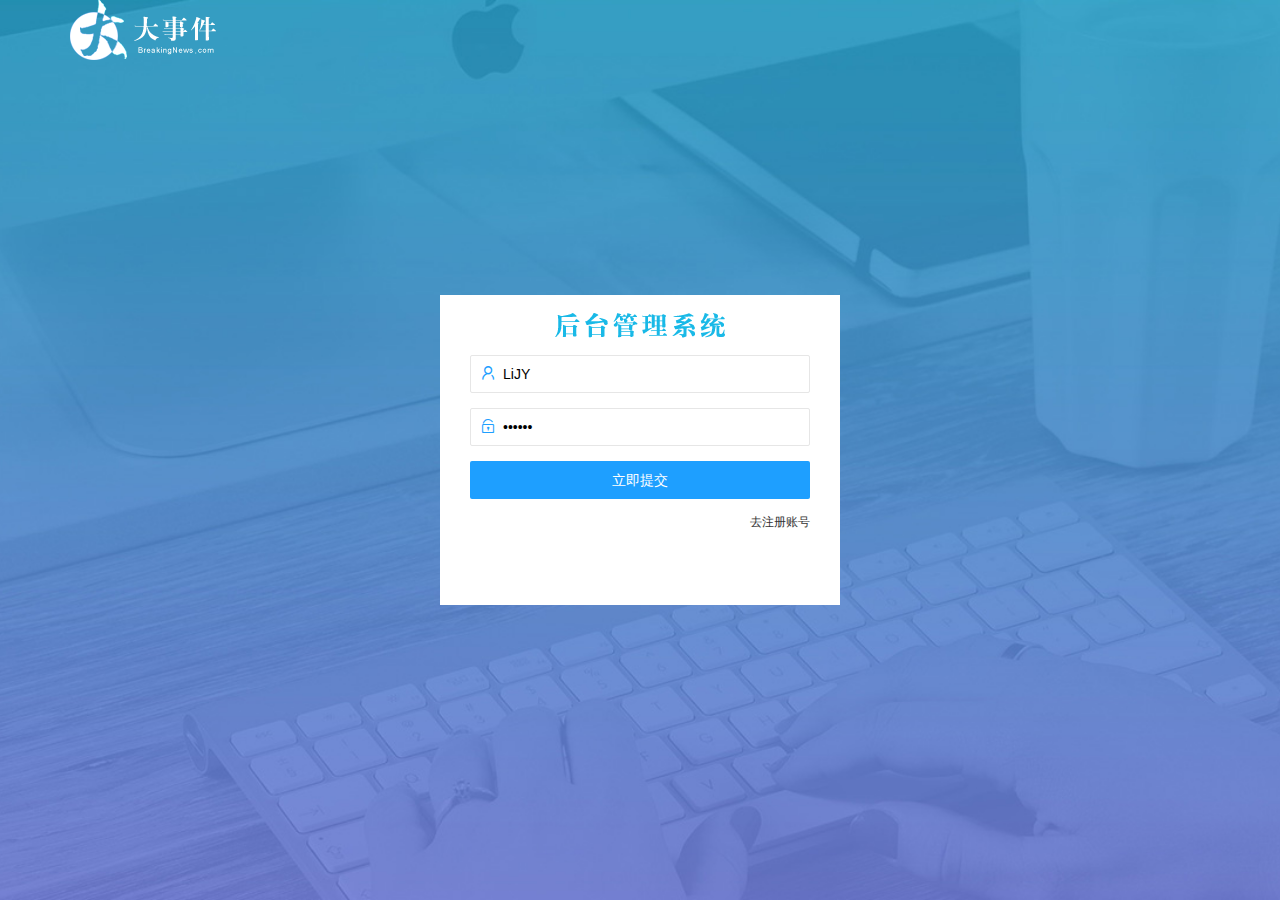
<file: login.html>
<!DOCTYPE html>
<html lang="en">

<head>
    <meta charset="UTF-8">
    <meta name="viewport" content="width=device-width, initial-scale=1.0">
    <title>大事件-登录/注册</title>
    <!-- 先引入layui样式，再引自己的样式 -->
    <link rel="stylesheet" href="/assets/lib/layui/css/layui.css">
    <!-- live server启动以后，以code目录为根路径 -->
    <link rel="stylesheet" href="/assets/css/login.css">
</head>

<body>
    <div class="layui-main">
        <img src="/assets/images/logo.png" alt="">
    </div>
    <!-- 登陆注册区域 -->
    <div class="loginAndRegBox">
        <!-- 标题 -->
        <div class="title-box"></div>
        <!-- 登陆区域 -->
        <div class="login-box">

            <form class="layui-form" id="form_login">
                <!-- 用户名 -->
                <div class="layui-form-item">
                    <i class="layui-icon layui-icon-username" style="color: #1E9FFF;"></i>
                    <input value="LiJY" type="text" name="username" required lay-verify="required" placeholder="请输入用户名"
                        autocomplete="off" class="layui-input">
                </div>
                <!-- 密码 -->
                <div class="layui-form-item">
                    <i class="layui-icon layui-icon-password" style="color: #1E9FFF;"></i>
                    <input value="123456" type="password" name="password" required lay-verify="required|pwd" placeholder="请输入密码"
                        autocomplete="off" class="layui-input">
                </div>
                <!-- 按钮 -->
                <div class="layui-form-item">
                    <button class="layui-btn layui-btn-fluid layui-btn-normal" lay-submit
                        >立即提交</button>
                </div>
                <div class="layui-form-item links">
                    <a href="javascript:;" id='link_reg'>
                        去注册账号
                    </a>
                </div>
            </form>
        </div>

        <!-- 注册区域 -->
        <div class="reg-box" style="display: none;">
            <form class="layui-form" id = "form_reg">
                <!-- 用户名 -->
                <div class="layui-form-item">
                    <i class="layui-icon layui-icon-username" style="color: #1E9FFF;"></i>
                    <input type="text" name="username" required lay-verify="required" placeholder="请输入用户名"
                        autocomplete="off" class="layui-input">
                </div>
                <!-- 密码 -->
                <div class="layui-form-item">
                    <i class="layui-icon layui-icon-password" style="color: #1E9FFF;"></i>
                    <input  type="password" name="password" required lay-verify="required|pwd" placeholder="请输入密码"
                        autocomplete="off" class="layui-input">
                </div>
                <!-- 确认密码 -->
                <div class="layui-form-item">
                    <i class="layui-icon layui-icon-password" style="color: #1E9FFF;"></i>
                    <input type="password" name="repassword" required lay-verify="required|pwd|repwd" placeholder="请再输入密码"
                        autocomplete="off" class="layui-input">
                </div>
                <!-- 按钮 -->
                <div class="layui-form-item">
                    <button class="layui-btn layui-btn-fluid layui-btn-normal" lay-submit
                        >立即提交</button>
                </div>
                <div class="layui-form-item links">
                    <a href="javascript:;" id='link_login'>
                        去登录账号
                    </a>
                </div>
            </form>
            
        </div>
    <!-- 引入layui.all.js文件 因为这个文件没有使用window。onload所以全部写到底端-->
    <script src="/assets/lib/layui/layui.all.js"></script>
    <!-- 引入jQuery -->
    <script src="/assets/lib/jquery.js"></script>
    <script src="/assets/js/baseAPI.js"></script>
    <!-- 引入login.js -->
    <script src="/assets/js/login.js"></script>
    </div>
</body>

</html>
</file>
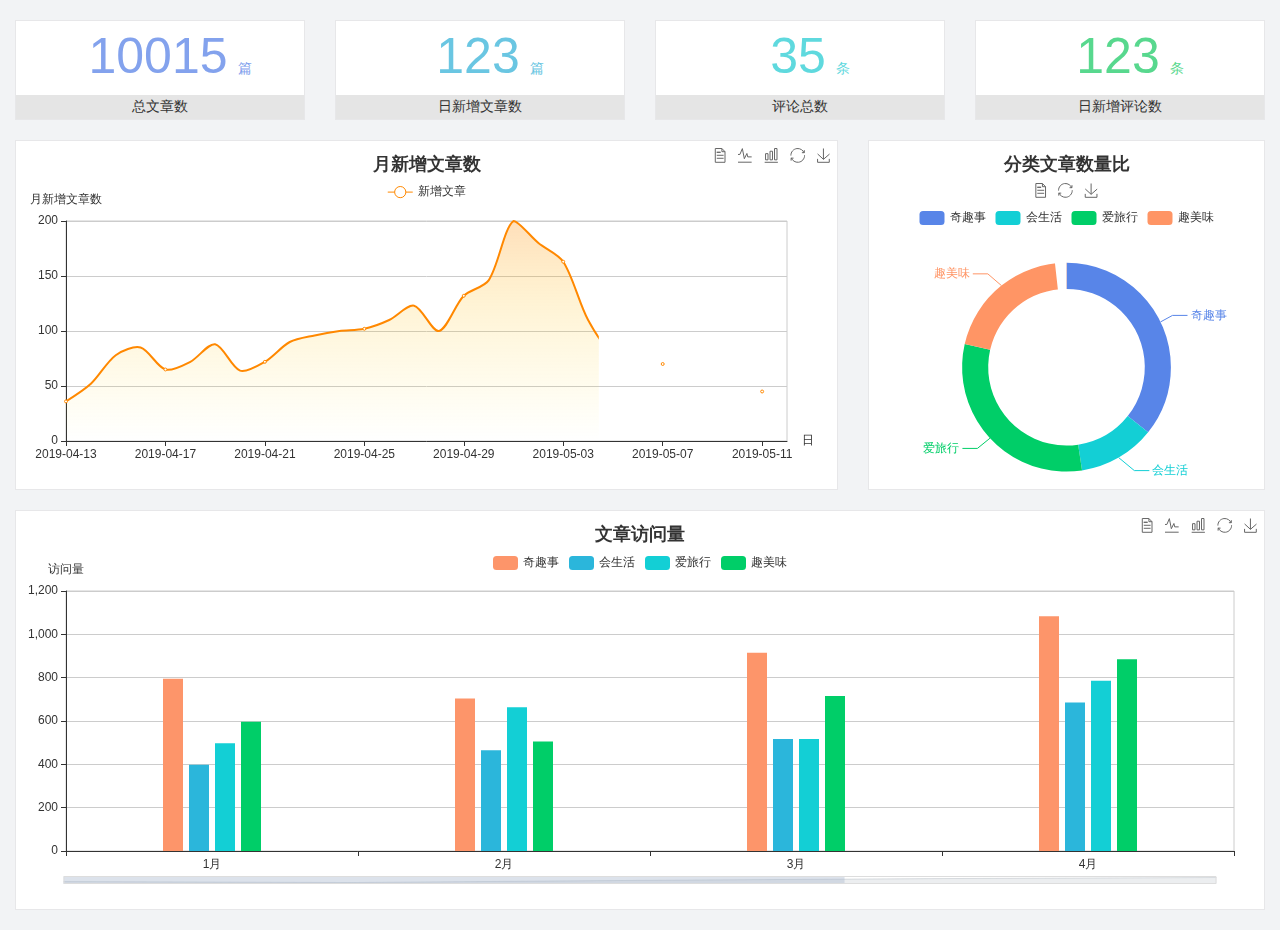
<file: home/dashboard.html>
<!DOCTYPE html>
<html lang="en">

<head>
  <meta charset="UTF-8">
  <meta name="viewport" content="width=device-width, initial-scale=1.0">
  <meta http-equiv="X-UA-Compatible" content="ie=edge">
  <title>图表统计</title>
  <link rel="stylesheet" href="../assets/lib/bootstrap.css" />
  <link rel="stylesheet" href="../assets/lib/main.css" />
  <script src="../assets/lib/jquery.js"></script>
  <script type="text/javascript" src="../assets/lib/echarts.min.js"></script>
</head>

<body>
  <div class="container-fluid">
    <div class="row spannel_list">
      <div class="col-sm-3 col-xs-6">
        <div class="spannel">
          <em>10015</em><span>篇</span>
          <b>总文章数</b>
        </div>
      </div>
      <div class="col-sm-3 col-xs-6">
        <div class="spannel scolor01">
          <em>123</em><span>篇</span>
          <b>日新增文章数</b>
        </div>
      </div>
      <div class="col-sm-3 col-xs-6">
        <div class="spannel scolor02">
          <em>35</em><span>条</span>
          <b>评论总数</b>
        </div>
      </div>
      <div class="col-sm-3 col-xs-6">
        <div class="spannel scolor03">
          <em>123</em><span>条</span>
          <b>日新增评论数</b>
        </div>
      </div>
    </div>
  </div>

  <div class="container-fluid">
    <div class="row curve-pie">
      <div class="col-lg-8 col-md-8">
        <div class="gragh_pannel" id="curve_show"></div>
      </div>
      <div class="col-lg-4 col-md-4">
        <div class="gragh_pannel" id="pie_show"></div>
      </div>
    </div>
  </div>

  <div class="container-fluid">
    <div class="column_pannel" id="column_show"></div>
  </div>

  <script>
    var oChart = echarts.init(document.getElementById('curve_show'));
    var aList_all = [
      { 'count': 36, 'date': '2019-04-13' },
      { 'count': 52, 'date': '2019-04-14' },
      { 'count': 78, 'date': '2019-04-15' },
      { 'count': 85, 'date': '2019-04-16' },
      { 'count': 65, 'date': '2019-04-17' },
      { 'count': 72, 'date': '2019-04-18' },
      { 'count': 88, 'date': '2019-04-19' },
      { 'count': 64, 'date': '2019-04-20' },
      { 'count': 72, 'date': '2019-04-21' },
      { 'count': 90, 'date': '2019-04-22' },
      { 'count': 96, 'date': '2019-04-23' },
      { 'count': 100, 'date': '2019-04-24' },
      { 'count': 102, 'date': '2019-04-25' },
      { 'count': 110, 'date': '2019-04-26' },
      { 'count': 123, 'date': '2019-04-27' },
      { 'count': 100, 'date': '2019-04-28' },
      { 'count': 132, 'date': '2019-04-29' },
      { 'count': 146, 'date': '2019-04-30' },
      { 'count': 200, 'date': '2019-05-01' },
      { 'count': 180, 'date': '2019-05-02' },
      { 'count': 163, 'date': '2019-05-03' },
      { 'count': 110, 'date': '2019-05-04' },
      { 'count': 80, 'date': '2019-05-05' },
      { 'count': 82, 'date': '2019-05-06' },
      { 'count': 70, 'date': '2019-05-07' },
      { 'count': 65, 'date': '2019-05-08' },
      { 'count': 54, 'date': '2019-05-09' },
      { 'count': 40, 'date': '2019-05-10' },
      { 'count': 45, 'date': '2019-05-11' },
      { 'count': 38, 'date': '2019-05-12' },
    ];

    let aCount = [];
    let aDate = [];

    for (var i = 0; i < aList_all.length; i++) {
      aCount.push(aList_all[i].count);
      aDate.push(aList_all[i].date);
    }

    var chartopt = {
      title: {
        text: '月新增文章数',
        left: 'center',
        top: '10'
      },
      tooltip: {
        trigger: 'axis'
      },
      legend: {
        data: ['新增文章'],
        top: '40'
      },
      toolbox: {
        show: true,
        feature: {
          mark: { show: true },
          dataView: { show: true, readOnly: false },
          magicType: { show: true, type: ['line', 'bar'] },
          restore: { show: true },
          saveAsImage: { show: true }
        }
      },
      calculable: true,
      xAxis: [
        {
          name: '日',
          type: 'category',
          boundaryGap: false,
          data: aDate
        }
      ],
      yAxis: [
        {
          name: '月新增文章数',
          type: 'value'
        }
      ],
      series: [
        {
          name: '新增文章',
          type: 'line',
          smooth: true,
          itemStyle: { normal: { areaStyle: { type: 'default' }, color: '#f80' }, lineStyle: { color: '#f80' } },
          data: aCount
        }],
      areaStyle: {
        normal: {
          color: new echarts.graphic.LinearGradient(0, 0, 0, 1, [{
            offset: 0,
            color: 'rgba(255,136,0,0.39)'
          }, {
            offset: .34,
            color: 'rgba(255,180,0,0.25)'
          }, {
            offset: 1,
            color: 'rgba(255,222,0,0.00)'
          }])

        }
      },
      grid: {
        show: true,
        x: 50,
        x2: 50,
        y: 80,
        height: 220
      }
    };

    oChart.setOption(chartopt);


    var oPie = echarts.init(document.getElementById('pie_show'));
    var oPieopt =
    {
      title: {
        top: 10,
        text: '分类文章数量比',
        x: 'center'
      },
      tooltip: {
        trigger: 'item',
        formatter: "{a} <br/>{b} : {c} ({d}%)"
      },
      color: ['#5885e8', '#13cfd5', '#00ce68', '#ff9565'],
      legend: {
        x: 'center',
        top: 65,
        data: ['奇趣事', '会生活', '爱旅行', '趣美味']
      },
      toolbox: {
        show: true,
        x: 'center',
        top: 35,
        feature: {
          mark: { show: true },
          dataView: { show: true, readOnly: false },
          magicType: {
            show: true,
            type: ['pie', 'funnel'],
            option: {
              funnel: {
                x: '25%',
                width: '50%',
                funnelAlign: 'left',
                max: 1548
              }
            }
          },
          restore: { show: true },
          saveAsImage: { show: true }
        }
      },
      calculable: true,
      series: [
        {
          name: '访问来源',
          type: 'pie',
          radius: ['45%', '60%'],
          center: ['50%', '65%'],
          data: [
            { value: 300, name: '奇趣事' },
            { value: 100, name: '会生活' },
            { value: 260, name: '爱旅行' },
            { value: 180, name: '趣美味' }
          ]
        }
      ]
    };
    oPie.setOption(oPieopt);



    var oColumn = this.echarts.init(document.getElementById('column_show'));
    var oColumnopt =
    {
      title: {
        text: '文章访问量',
        left: 'center',
        top: '10'
      },
      tooltip: {
        trigger: 'axis'
      },
      legend: {
        data: ['奇趣事', '会生活', '爱旅行', '趣美味'],
        top: '40'
      },
      toolbox: {
        show: true,
        feature: {
          mark: { show: true },
          dataView: { show: true, readOnly: false },
          magicType: { show: true, type: ['line', 'bar'] },
          restore: { show: true },
          saveAsImage: { show: true }
        }
      },
      calculable: true,
      xAxis: [
        {
          type: 'category',
          data: ['1月', '2月', '3月', '4月', '5月']
        }
      ],
      yAxis: [
        {
          name: '访问量',
          type: 'value'
        }
      ],
      series: [
        {
          name: '奇趣事',
          type: 'bar',
          barWidth: 20,
          itemStyle: {
            normal: { areaStyle: { type: 'default' }, color: '#fd956a' }
          },
          data: [800, 708, 920, 1090, 1200]
        },
        {
          name: '会生活',
          type: 'bar',
          barWidth: 20,
          itemStyle: {
            normal: { areaStyle: { type: 'default' }, color: '#2bb6db' }
          },
          data: [400, 468, 520, 690, 800]
        },
        {
          name: '爱旅行',
          type: 'bar',
          barWidth: 20,
          itemStyle: {
            normal: { areaStyle: { type: 'default' }, color: '#13cfd5' }
          },
          data: [500, 668, 520, 790, 900]
        },
        {
          name: '趣美味',
          type: 'bar',
          barWidth: 20,
          itemStyle: {
            normal: { areaStyle: { type: 'default' }, color: '#00ce68' }
          },
          data: [600, 508, 720, 890, 1000]
        }
      ],
      grid: {
        show: true,
        x: 50,
        x2: 30,
        y: 80,
        height: 260
      },
      dataZoom: [//给x轴设置滚动条
        {
          start: 0,//默认为0
          end: 100 - 1000 / 31,//默认为100
          type: 'slider',
          show: true,
          xAxisIndex: [0],
          handleSize: 0,//滑动条的 左右2个滑动条的大小
          height: 8,//组件高度
          left: 45, //左边的距离
          right: 50,//右边的距离
          bottom: 26,//右边的距离
          handleColor: '#ddd',//h滑动图标的颜色
          handleStyle: {
            borderColor: "#cacaca",
            borderWidth: "1",
            shadowBlur: 2,
            background: "#ddd",
            shadowColor: "#ddd",
          }
        }]
    };
    oColumn.setOption(oColumnopt);
  </script>
</body>

</html>
</file>
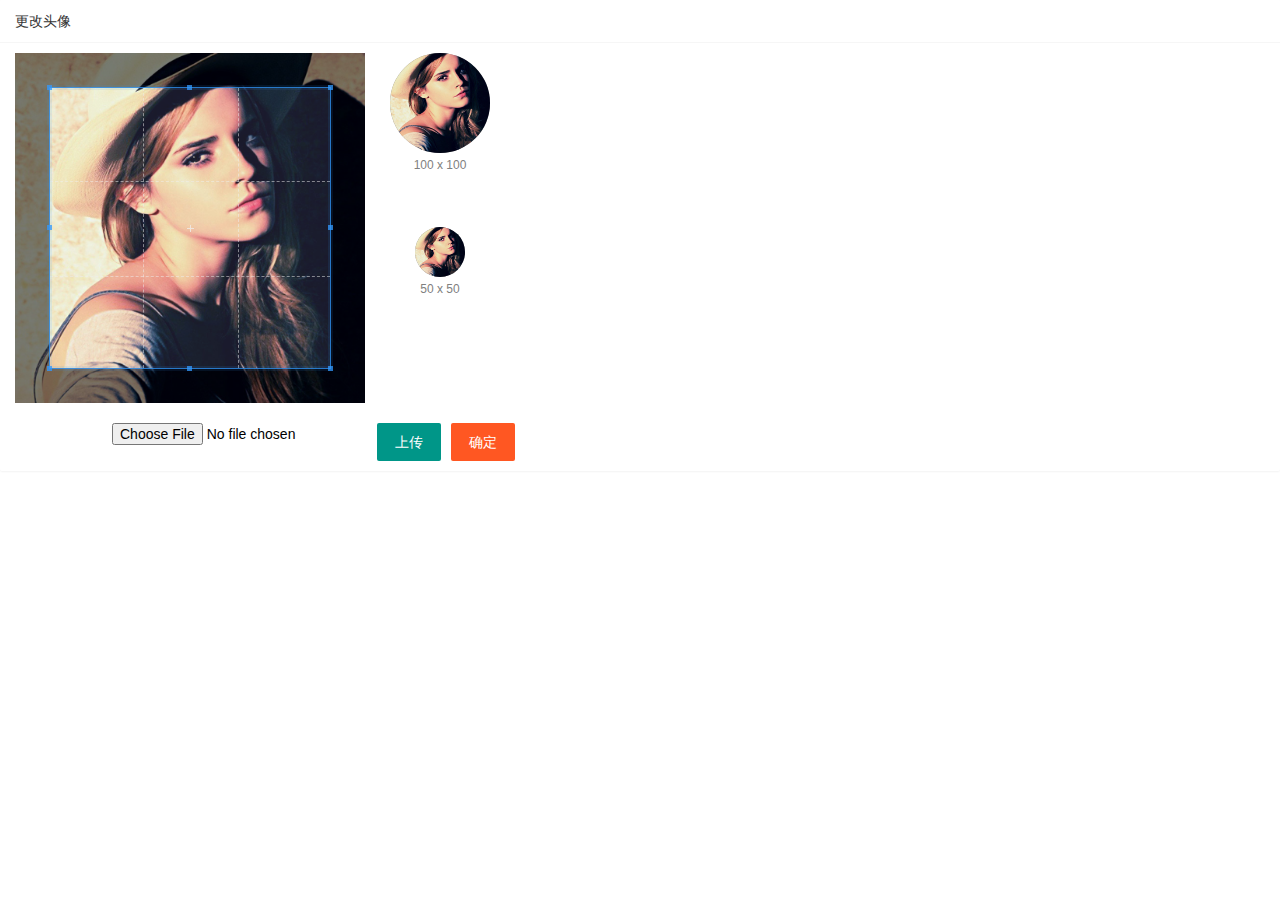
<file: user/user_avatar.html>
<!DOCTYPE html>
<html lang="en">
<head>
    <meta charset="UTF-8">
    <meta name="viewport" content="width=device-width, initial-scale=1.0">
    <title>Document</title>
    
    <link rel="stylesheet" href="/assets/lib/layui/css/layui.css">
    <link rel="stylesheet" href="/assets/lib/cropper/cropper.css" />
    <link rel="stylesheet" href="/assets/css/user/user_avatar.css">
</head>
<body>
    <div class="layui-card">
        <div class="layui-card-header">更改头像</div>
        <div class="layui-card-body">
 <!-- 第一行的图片裁剪和预览区域 -->
 <div class="row1">
    <!-- 图片裁剪区域 -->
    <div class="cropper-box">
      <!-- 这个 img 标签很重要，将来会把它初始化为裁剪区域 -->
      <img id="image" src="/assets/images/sample.jpg" />
    </div>
    <!-- 图片的预览区域 -->
    <div class="preview-box">
      <div>
        <!-- 宽高为 100px 的预览区域 -->
        <div class="img-preview w100"></div>
        <p class="size">100 x 100</p>
      </div>
      <div>
        <!-- 宽高为 50px 的预览区域 -->
        <div class="img-preview w50"></div>
        <p class="size">50 x 50</p>
      </div>
    </div>
  </div>

  <!-- 第二行的按钮区域 -->
  <div class="row2">
    <input type="file" id="file" accept="image/png,image/jpeg">
    <button type="button" class="layui-btn" id="btnChooseImage">上传</button>
    <button type="button" class="layui-btn layui-btn-danger" id="btnUpload">确定</button>
  </div>
        </div>
    </div>
    <script src="/assets/lib/layui/layui.all.js"></script>
    <script src="/assets/lib/jquery.js"></script>
    <script src="/assets/lib/jquery.js"></script>
    <script src="/assets/lib/cropper/Cropper.js"></script>
    <script src="/assets/lib/cropper/jquery-cropper.js"></script>
    <script src="/assets/js/baseAPI.js"></script>
    <script src="/assets/js/user/user_avatar.js"></script>
</body>
</html>
</file>
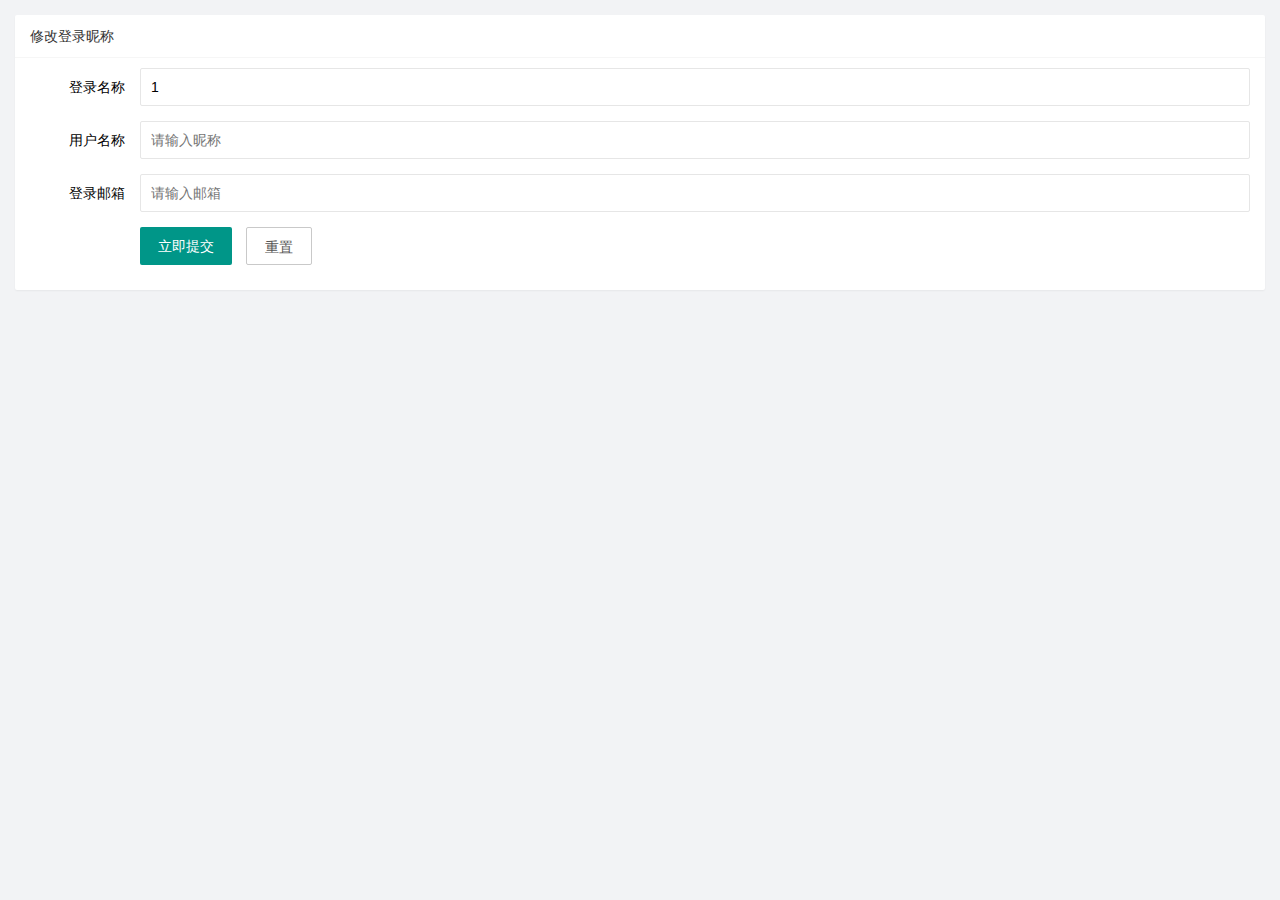
<file: user/user_info.html>
<!DOCTYPE html>
<html lang="en">
<head>
    <meta charset="UTF-8">
    <meta name="viewport" content="width=device-width, initial-scale=1.0">
    <title>Document</title>
    <link rel="stylesheet" href="/assets/lib/layui/css/layui.css">
    <link rel="stylesheet" href="/assets/css/user/user_info.css">
</head>
<body>
    <div class="layui-card">
        <!-- 修改登录昵称 -->
        <div class="layui-card-header">修改登录昵称</div>
        <div class="layui-card-body">
            <form class="layui-form" lay-filter="formUserInfo">
                <!-- 隐藏域保存 -->
                <input type="hidden" name="id">
                <div class="layui-form-item">
                  <label class="layui-form-label">登录名称</label>
                  <div class="layui-input-block">
                    <input value="1" type="text" name="username" required  lay-verify="required" placeholder="" autocomplete="off" class="layui-input">
                  </div>
                </div>
                <div class="layui-form-item">
                    <label class="layui-form-label">用户名称</label>
                    <div class="layui-input-block">
                      <input type="text" name="nickname" required  lay-verify="required|nickname" placeholder="请输入昵称" autocomplete="off" class="layui-input">
                    </div>
                  </div>
                  <div class="layui-form-item">
                    <label class="layui-form-label">登录邮箱</label>
                    <div class="layui-input-block">
                      <input type="text" name="email" required  lay-verify="required|email" placeholder="请输入邮箱" autocomplete="off" class="layui-input">
                    </div>
                  </div>
                <div class="layui-form-item">
                    <div class="layui-input-block">
                      <button class="layui-btn" lay-submit lay-filter="formDemo">立即提交</button>
                      <button id="btnReset" type="reset" class="layui-btn layui-btn-primary">重置</button>
                    </div>
                  </div>
                </form>
        </div>
      </div>
    <script src="/assets/lib/layui/layui.all.js"></script>
    <script src="/assets/lib/jquery.js"></script>
    <script src="/assets/js/baseAPI.js"></script>
    <script src="/assets/js/user/user_info.js"></script>
</body>
</html>
</file>
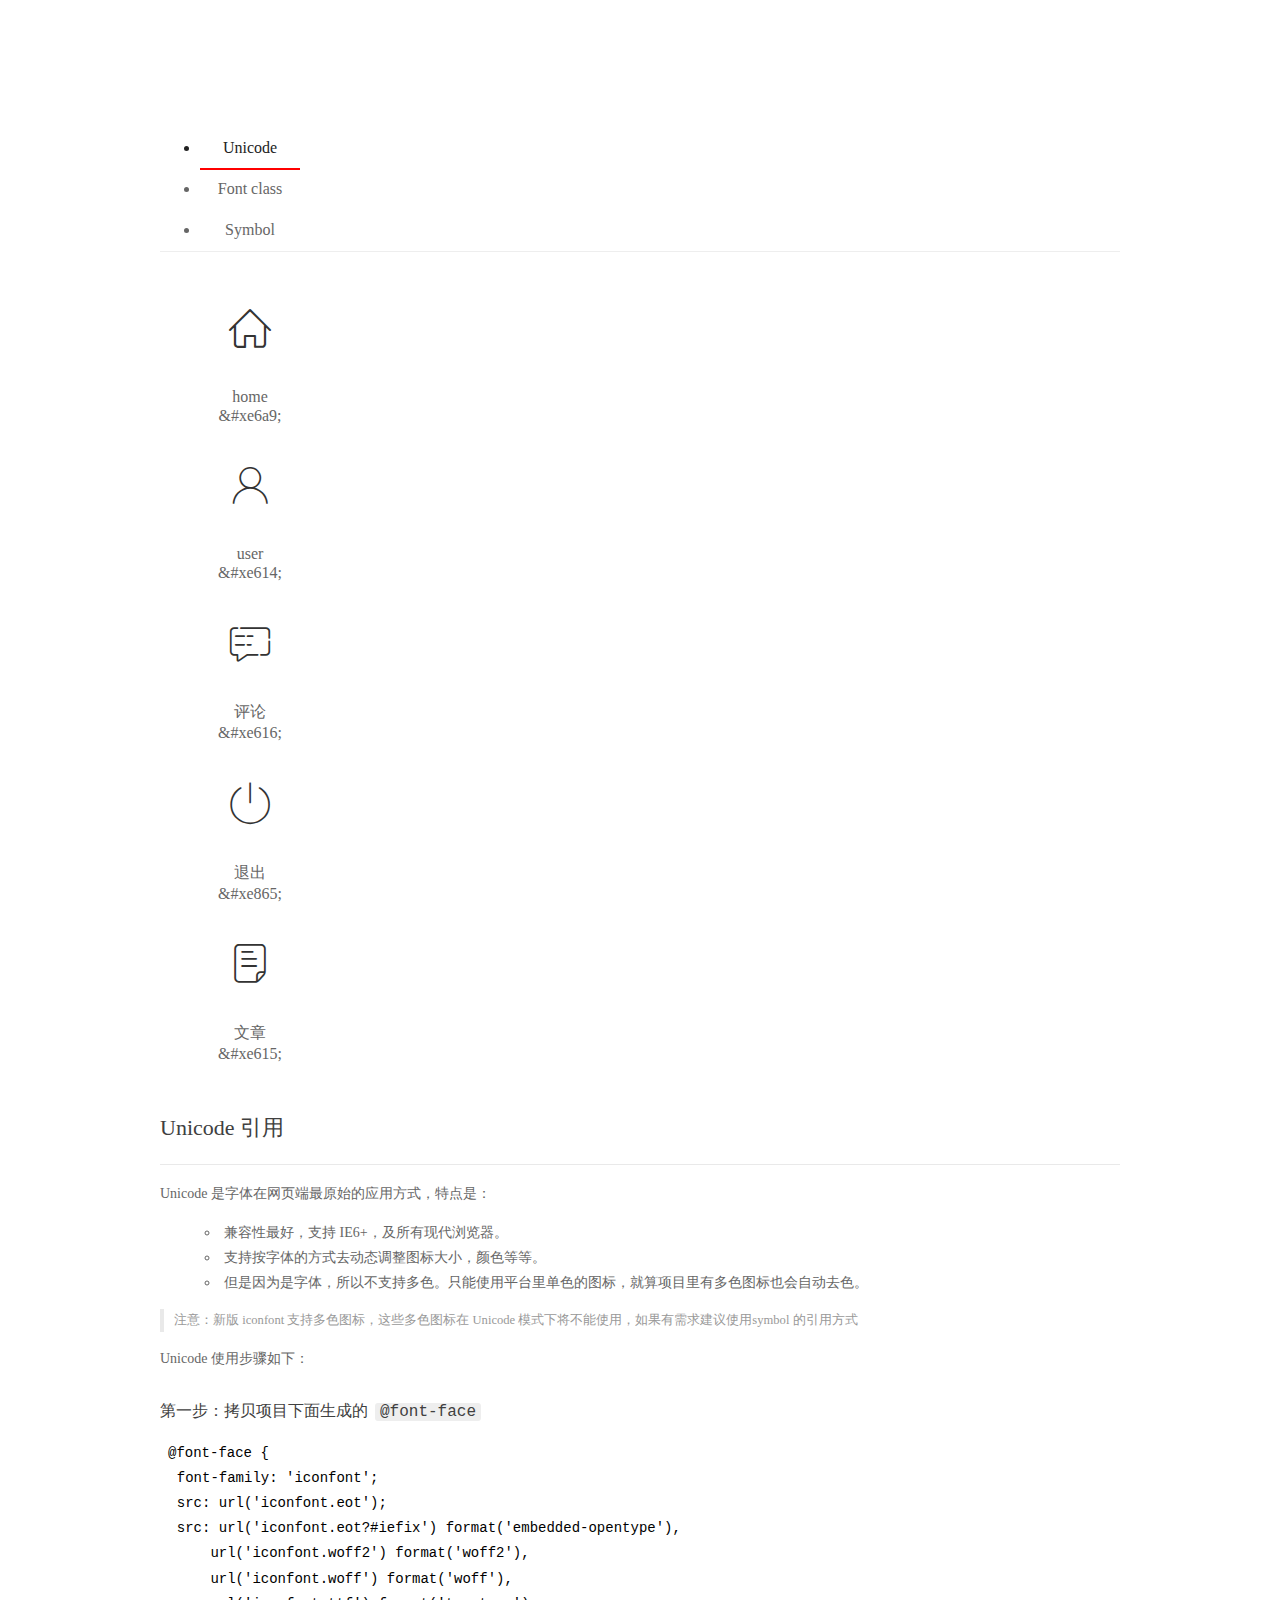
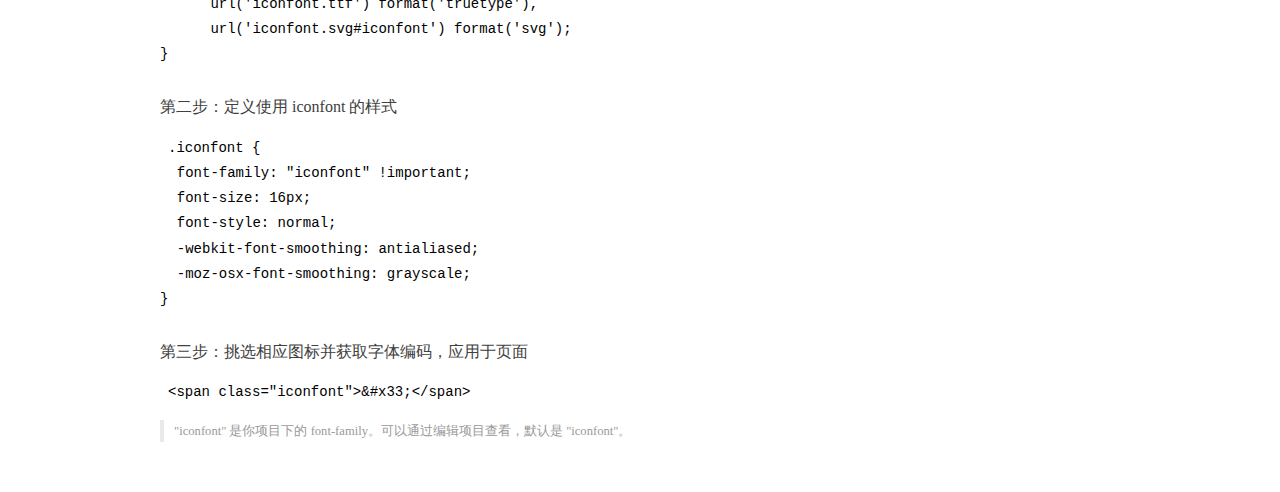
<file: assets/fonts/demo_index.html>
<!DOCTYPE html>
<html>
<head>
  <meta charset="utf-8"/>
  <title>IconFont Demo</title>
  <link rel="shortcut icon" href="https://gtms04.alicdn.com/tps/i4/TB1_oz6GVXXXXaFXpXXJDFnIXXX-64-64.ico" type="image/x-icon"/>
  <link rel="stylesheet" href="https://g.alicdn.com/thx/cube/1.3.2/cube.min.css">
  <link rel="stylesheet" href="demo.css">
  <link rel="stylesheet" href="iconfont.css">
  <script src="iconfont.js"></script>
  <!-- jQuery -->
  <script src="https://a1.alicdn.com/oss/uploads/2018/12/26/7bfddb60-08e8-11e9-9b04-53e73bb6408b.js"></script>
  <!-- 代码高亮 -->
  <script src="https://a1.alicdn.com/oss/uploads/2018/12/26/a3f714d0-08e6-11e9-8a15-ebf944d7534c.js"></script>
</head>
<body>
  <div class="main">
    <h1 class="logo"><a href="https://www.iconfont.cn/" title="iconfont 首页" target="_blank">&#xe86b;</a></h1>
    <div class="nav-tabs">
      <ul id="tabs" class="dib-box">
        <li class="dib active"><span>Unicode</span></li>
        <li class="dib"><span>Font class</span></li>
        <li class="dib"><span>Symbol</span></li>
      </ul>
      
    </div>
    <div class="tab-container">
      <div class="content unicode" style="display: block;">
          <ul class="icon_lists dib-box">
          
            <li class="dib">
              <span class="icon iconfont">&#xe6a9;</span>
                <div class="name">home</div>
                <div class="code-name">&amp;#xe6a9;</div>
              </li>
          
            <li class="dib">
              <span class="icon iconfont">&#xe614;</span>
                <div class="name">user</div>
                <div class="code-name">&amp;#xe614;</div>
              </li>
          
            <li class="dib">
              <span class="icon iconfont">&#xe616;</span>
                <div class="name">评论</div>
                <div class="code-name">&amp;#xe616;</div>
              </li>
          
            <li class="dib">
              <span class="icon iconfont">&#xe865;</span>
                <div class="name">退出</div>
                <div class="code-name">&amp;#xe865;</div>
              </li>
          
            <li class="dib">
              <span class="icon iconfont">&#xe615;</span>
                <div class="name">文章</div>
                <div class="code-name">&amp;#xe615;</div>
              </li>
          
          </ul>
          <div class="article markdown">
          <h2 id="unicode-">Unicode 引用</h2>
          <hr>

          <p>Unicode 是字体在网页端最原始的应用方式，特点是：</p>
          <ul>
            <li>兼容性最好，支持 IE6+，及所有现代浏览器。</li>
            <li>支持按字体的方式去动态调整图标大小，颜色等等。</li>
            <li>但是因为是字体，所以不支持多色。只能使用平台里单色的图标，就算项目里有多色图标也会自动去色。</li>
          </ul>
          <blockquote>
            <p>注意：新版 iconfont 支持多色图标，这些多色图标在 Unicode 模式下将不能使用，如果有需求建议使用symbol 的引用方式</p>
          </blockquote>
          <p>Unicode 使用步骤如下：</p>
          <h3 id="-font-face">第一步：拷贝项目下面生成的 <code>@font-face</code></h3>
<pre><code class="language-css"
>@font-face {
  font-family: 'iconfont';
  src: url('iconfont.eot');
  src: url('iconfont.eot?#iefix') format('embedded-opentype'),
      url('iconfont.woff2') format('woff2'),
      url('iconfont.woff') format('woff'),
      url('iconfont.ttf') format('truetype'),
      url('iconfont.svg#iconfont') format('svg');
}
</code></pre>
          <h3 id="-iconfont-">第二步：定义使用 iconfont 的样式</h3>
<pre><code class="language-css"
>.iconfont {
  font-family: "iconfont" !important;
  font-size: 16px;
  font-style: normal;
  -webkit-font-smoothing: antialiased;
  -moz-osx-font-smoothing: grayscale;
}
</code></pre>
          <h3 id="-">第三步：挑选相应图标并获取字体编码，应用于页面</h3>
<pre>
<code class="language-html"
>&lt;span class="iconfont"&gt;&amp;#x33;&lt;/span&gt;
</code></pre>
          <blockquote>
            <p>"iconfont" 是你项目下的 font-family。可以通过编辑项目查看，默认是 "iconfont"。</p>
          </blockquote>
          </div>
      </div>
      <div class="content font-class">
        <ul class="icon_lists dib-box">
          
          <li class="dib">
            <span class="icon iconfont icon-home"></span>
            <div class="name">
              home
            </div>
            <div class="code-name">.icon-home
            </div>
          </li>
          
          <li class="dib">
            <span class="icon iconfont icon-user"></span>
            <div class="name">
              user
            </div>
            <div class="code-name">.icon-user
            </div>
          </li>
          
          <li class="dib">
            <span class="icon iconfont icon-pinglun"></span>
            <div class="name">
              评论
            </div>
            <div class="code-name">.icon-pinglun
            </div>
          </li>
          
          <li class="dib">
            <span class="icon iconfont icon-tuichu"></span>
            <div class="name">
              退出
            </div>
            <div class="code-name">.icon-tuichu
            </div>
          </li>
          
          <li class="dib">
            <span class="icon iconfont icon-16"></span>
            <div class="name">
              文章
            </div>
            <div class="code-name">.icon-16
            </div>
          </li>
          
        </ul>
        <div class="article markdown">
        <h2 id="font-class-">font-class 引用</h2>
        <hr>

        <p>font-class 是 Unicode 使用方式的一种变种，主要是解决 Unicode 书写不直观，语意不明确的问题。</p>
        <p>与 Unicode 使用方式相比，具有如下特点：</p>
        <ul>
          <li>兼容性良好，支持 IE8+，及所有现代浏览器。</li>
          <li>相比于 Unicode 语意明确，书写更直观。可以很容易分辨这个 icon 是什么。</li>
          <li>因为使用 class 来定义图标，所以当要替换图标时，只需要修改 class 里面的 Unicode 引用。</li>
          <li>不过因为本质上还是使用的字体，所以多色图标还是不支持的。</li>
        </ul>
        <p>使用步骤如下：</p>
        <h3 id="-fontclass-">第一步：引入项目下面生成的 fontclass 代码：</h3>
<pre><code class="language-html">&lt;link rel="stylesheet" href="./iconfont.css"&gt;
</code></pre>
        <h3 id="-">第二步：挑选相应图标并获取类名，应用于页面：</h3>
<pre><code class="language-html">&lt;span class="iconfont icon-xxx"&gt;&lt;/span&gt;
</code></pre>
        <blockquote>
          <p>"
            iconfont" 是你项目下的 font-family。可以通过编辑项目查看，默认是 "iconfont"。</p>
        </blockquote>
      </div>
      </div>
      <div class="content symbol">
          <ul class="icon_lists dib-box">
          
            <li class="dib">
                <svg class="icon svg-icon" aria-hidden="true">
                  <use xlink:href="#icon-home"></use>
                </svg>
                <div class="name">home</div>
                <div class="code-name">#icon-home</div>
            </li>
          
            <li class="dib">
                <svg class="icon svg-icon" aria-hidden="true">
                  <use xlink:href="#icon-user"></use>
                </svg>
                <div class="name">user</div>
                <div class="code-name">#icon-user</div>
            </li>
          
            <li class="dib">
                <svg class="icon svg-icon" aria-hidden="true">
                  <use xlink:href="#icon-pinglun"></use>
                </svg>
                <div class="name">评论</div>
                <div class="code-name">#icon-pinglun</div>
            </li>
          
            <li class="dib">
                <svg class="icon svg-icon" aria-hidden="true">
                  <use xlink:href="#icon-tuichu"></use>
                </svg>
                <div class="name">退出</div>
                <div class="code-name">#icon-tuichu</div>
            </li>
          
            <li class="dib">
                <svg class="icon svg-icon" aria-hidden="true">
                  <use xlink:href="#icon-16"></use>
                </svg>
                <div class="name">文章</div>
                <div class="code-name">#icon-16</div>
            </li>
          
          </ul>
          <div class="article markdown">
          <h2 id="symbol-">Symbol 引用</h2>
          <hr>

          <p>这是一种全新的使用方式，应该说这才是未来的主流，也是平台目前推荐的用法。相关介绍可以参考这篇<a href="">文章</a>
            这种用法其实是做了一个 SVG 的集合，与另外两种相比具有如下特点：</p>
          <ul>
            <li>支持多色图标了，不再受单色限制。</li>
            <li>通过一些技巧，支持像字体那样，通过 <code>font-size</code>, <code>color</code> 来调整样式。</li>
            <li>兼容性较差，支持 IE9+，及现代浏览器。</li>
            <li>浏览器渲染 SVG 的性能一般，还不如 png。</li>
          </ul>
          <p>使用步骤如下：</p>
          <h3 id="-symbol-">第一步：引入项目下面生成的 symbol 代码：</h3>
<pre><code class="language-html">&lt;script src="./iconfont.js"&gt;&lt;/script&gt;
</code></pre>
          <h3 id="-css-">第二步：加入通用 CSS 代码（引入一次就行）：</h3>
<pre><code class="language-html">&lt;style&gt;
.icon {
  width: 1em;
  height: 1em;
  vertical-align: -0.15em;
  fill: currentColor;
  overflow: hidden;
}
&lt;/style&gt;
</code></pre>
          <h3 id="-">第三步：挑选相应图标并获取类名，应用于页面：</h3>
<pre><code class="language-html">&lt;svg class="icon" aria-hidden="true"&gt;
  &lt;use xlink:href="#icon-xxx"&gt;&lt;/use&gt;
&lt;/svg&gt;
</code></pre>
          </div>
      </div>

    </div>
  </div>
  <script>
  $(document).ready(function () {
      $('.tab-container .content:first').show()

      $('#tabs li').click(function (e) {
        var tabContent = $('.tab-container .content')
        var index = $(this).index()

        if ($(this).hasClass('active')) {
          return
        } else {
          $('#tabs li').removeClass('active')
          $(this).addClass('active')

          tabContent.hide().eq(index).fadeIn()
        }
      })
    })
  </script>
</body>
</html>
</file>
<file: assets/lib/layui/css/layui.css>
/** layui-v2.5.5 MIT License By https://www.layui.com */
 .layui-inline,img{display:inline-block;vertical-align:middle}h1,h2,h3,h4,h5,h6{font-weight:400}.layui-edge,.layui-header,.layui-inline,.layui-main{position:relative}.layui-body,.layui-edge,.layui-elip{overflow:hidden}.layui-btn,.layui-edge,.layui-inline,img{vertical-align:middle}.layui-btn,.layui-disabled,.layui-icon,.layui-unselect{-moz-user-select:none;-webkit-user-select:none;-ms-user-select:none}.layui-elip,.layui-form-checkbox span,.layui-form-pane .layui-form-label{text-overflow:ellipsis;white-space:nowrap}.layui-breadcrumb,.layui-tree-btnGroup{visibility:hidden}blockquote,body,button,dd,div,dl,dt,form,h1,h2,h3,h4,h5,h6,input,li,ol,p,pre,td,textarea,th,ul{margin:0;padding:0;-webkit-tap-highlight-color:rgba(0,0,0,0)}a:active,a:hover{outline:0}img{border:none}li{list-style:none}table{border-collapse:collapse;border-spacing:0}h4,h5,h6{font-size:100%}button,input,optgroup,option,select,textarea{font-family:inherit;font-size:inherit;font-style:inherit;font-weight:inherit;outline:0}pre{white-space:pre-wrap;white-space:-moz-pre-wrap;white-space:-pre-wrap;white-space:-o-pre-wrap;word-wrap:break-word}body{line-height:24px;font:14px Helvetica Neue,Helvetica,PingFang SC,Tahoma,Arial,sans-serif}hr{height:1px;margin:10px 0;border:0;clear:both}a{color:#333;text-decoration:none}a:hover{color:#777}a cite{font-style:normal;*cursor:pointer}.layui-border-box,.layui-border-box *{box-sizing:border-box}.layui-box,.layui-box *{box-sizing:content-box}.layui-clear{clear:both;*zoom:1}.layui-clear:after{content:'\20';clear:both;*zoom:1;display:block;height:0}.layui-inline{*display:inline;*zoom:1}.layui-edge{display:inline-block;width:0;height:0;border-width:6px;border-style:dashed;border-color:transparent}.layui-edge-top{top:-4px;border-bottom-color:#999;border-bottom-style:solid}.layui-edge-right{border-left-color:#999;border-left-style:solid}.layui-edge-bottom{top:2px;border-top-color:#999;border-top-style:solid}.layui-edge-left{border-right-color:#999;border-right-style:solid}.layui-disabled,.layui-disabled:hover{color:#d2d2d2!important;cursor:not-allowed!important}.layui-circle{border-radius:100%}.layui-show{display:block!important}.layui-hide{display:none!important}@font-face{font-family:layui-icon;src:url(../font/iconfont.eot?v=250);src:url(../font/iconfont.eot?v=250#iefix) format('embedded-opentype'),url(../font/iconfont.woff2?v=250) format('woff2'),url(../font/iconfont.woff?v=250) format('woff'),url(../font/iconfont.ttf?v=250) format('truetype'),url(../font/iconfont.svg?v=250#layui-icon) format('svg')}.layui-icon{font-family:layui-icon!important;font-size:16px;font-style:normal;-webkit-font-smoothing:antialiased;-moz-osx-font-smoothing:grayscale}.layui-icon-reply-fill:before{content:"\e611"}.layui-icon-set-fill:before{content:"\e614"}.layui-icon-menu-fill:before{content:"\e60f"}.layui-icon-search:before{content:"\e615"}.layui-icon-share:before{content:"\e641"}.layui-icon-set-sm:before{content:"\e620"}.layui-icon-engine:before{content:"\e628"}.layui-icon-close:before{content:"\1006"}.layui-icon-close-fill:before{content:"\1007"}.layui-icon-chart-screen:before{content:"\e629"}.layui-icon-star:before{content:"\e600"}.layui-icon-circle-dot:before{content:"\e617"}.layui-icon-chat:before{content:"\e606"}.layui-icon-release:before{content:"\e609"}.layui-icon-list:before{content:"\e60a"}.layui-icon-chart:before{content:"\e62c"}.layui-icon-ok-circle:before{content:"\1005"}.layui-icon-layim-theme:before{content:"\e61b"}.layui-icon-table:before{content:"\e62d"}.layui-icon-right:before{content:"\e602"}.layui-icon-left:before{content:"\e603"}.layui-icon-cart-simple:before{content:"\e698"}.layui-icon-face-cry:before{content:"\e69c"}.layui-icon-face-smile:before{content:"\e6af"}.layui-icon-survey:before{content:"\e6b2"}.layui-icon-tree:before{content:"\e62e"}.layui-icon-upload-circle:before{content:"\e62f"}.layui-icon-add-circle:before{content:"\e61f"}.layui-icon-download-circle:before{content:"\e601"}.layui-icon-templeate-1:before{content:"\e630"}.layui-icon-util:before{content:"\e631"}.layui-icon-face-surprised:before{content:"\e664"}.layui-icon-edit:before{content:"\e642"}.layui-icon-speaker:before{content:"\e645"}.layui-icon-down:before{content:"\e61a"}.layui-icon-file:before{content:"\e621"}.layui-icon-layouts:before{content:"\e632"}.layui-icon-rate-half:before{content:"\e6c9"}.layui-icon-add-circle-fine:before{content:"\e608"}.layui-icon-prev-circle:before{content:"\e633"}.layui-icon-read:before{content:"\e705"}.layui-icon-404:before{content:"\e61c"}.layui-icon-carousel:before{content:"\e634"}.layui-icon-help:before{content:"\e607"}.layui-icon-code-circle:before{content:"\e635"}.layui-icon-water:before{content:"\e636"}.layui-icon-username:before{content:"\e66f"}.layui-icon-find-fill:before{content:"\e670"}.layui-icon-about:before{content:"\e60b"}.layui-icon-location:before{content:"\e715"}.layui-icon-up:before{content:"\e619"}.layui-icon-pause:before{content:"\e651"}.layui-icon-date:before{content:"\e637"}.layui-icon-layim-uploadfile:before{content:"\e61d"}.layui-icon-delete:before{content:"\e640"}.layui-icon-play:before{content:"\e652"}.layui-icon-top:before{content:"\e604"}.layui-icon-friends:before{content:"\e612"}.layui-icon-refresh-3:before{content:"\e9aa"}.layui-icon-ok:before{content:"\e605"}.layui-icon-layer:before{content:"\e638"}.layui-icon-face-smile-fine:before{content:"\e60c"}.layui-icon-dollar:before{content:"\e659"}.layui-icon-group:before{content:"\e613"}.layui-icon-layim-download:before{content:"\e61e"}.layui-icon-picture-fine:before{content:"\e60d"}.layui-icon-link:before{content:"\e64c"}.layui-icon-diamond:before{content:"\e735"}.layui-icon-log:before{content:"\e60e"}.layui-icon-rate-solid:before{content:"\e67a"}.layui-icon-fonts-del:before{content:"\e64f"}.layui-icon-unlink:before{content:"\e64d"}.layui-icon-fonts-clear:before{content:"\e639"}.layui-icon-triangle-r:before{content:"\e623"}.layui-icon-circle:before{content:"\e63f"}.layui-icon-radio:before{content:"\e643"}.layui-icon-align-center:before{content:"\e647"}.layui-icon-align-right:before{content:"\e648"}.layui-icon-align-left:before{content:"\e649"}.layui-icon-loading-1:before{content:"\e63e"}.layui-icon-return:before{content:"\e65c"}.layui-icon-fonts-strong:before{content:"\e62b"}.layui-icon-upload:before{content:"\e67c"}.layui-icon-dialogue:before{content:"\e63a"}.layui-icon-video:before{content:"\e6ed"}.layui-icon-headset:before{content:"\e6fc"}.layui-icon-cellphone-fine:before{content:"\e63b"}.layui-icon-add-1:before{content:"\e654"}.layui-icon-face-smile-b:before{content:"\e650"}.layui-icon-fonts-html:before{content:"\e64b"}.layui-icon-form:before{content:"\e63c"}.layui-icon-cart:before{content:"\e657"}.layui-icon-camera-fill:before{content:"\e65d"}.layui-icon-tabs:before{content:"\e62a"}.layui-icon-fonts-code:before{content:"\e64e"}.layui-icon-fire:before{content:"\e756"}.layui-icon-set:before{content:"\e716"}.layui-icon-fonts-u:before{content:"\e646"}.layui-icon-triangle-d:before{content:"\e625"}.layui-icon-tips:before{content:"\e702"}.layui-icon-picture:before{content:"\e64a"}.layui-icon-more-vertical:before{content:"\e671"}.layui-icon-flag:before{content:"\e66c"}.layui-icon-loading:before{content:"\e63d"}.layui-icon-fonts-i:before{content:"\e644"}.layui-icon-refresh-1:before{content:"\e666"}.layui-icon-rmb:before{content:"\e65e"}.layui-icon-home:before{content:"\e68e"}.layui-icon-user:before{content:"\e770"}.layui-icon-notice:before{content:"\e667"}.layui-icon-login-weibo:before{content:"\e675"}.layui-icon-voice:before{content:"\e688"}.layui-icon-upload-drag:before{content:"\e681"}.layui-icon-login-qq:before{content:"\e676"}.layui-icon-snowflake:before{content:"\e6b1"}.layui-icon-file-b:before{content:"\e655"}.layui-icon-template:before{content:"\e663"}.layui-icon-auz:before{content:"\e672"}.layui-icon-console:before{content:"\e665"}.layui-icon-app:before{content:"\e653"}.layui-icon-prev:before{content:"\e65a"}.layui-icon-website:before{content:"\e7ae"}.layui-icon-next:before{content:"\e65b"}.layui-icon-component:before{content:"\e857"}.layui-icon-more:before{content:"\e65f"}.layui-icon-login-wechat:before{content:"\e677"}.layui-icon-shrink-right:before{content:"\e668"}.layui-icon-spread-left:before{content:"\e66b"}.layui-icon-camera:before{content:"\e660"}.layui-icon-note:before{content:"\e66e"}.layui-icon-refresh:before{content:"\e669"}.layui-icon-female:before{content:"\e661"}.layui-icon-male:before{content:"\e662"}.layui-icon-password:before{content:"\e673"}.layui-icon-senior:before{content:"\e674"}.layui-icon-theme:before{content:"\e66a"}.layui-icon-tread:before{content:"\e6c5"}.layui-icon-praise:before{content:"\e6c6"}.layui-icon-star-fill:before{content:"\e658"}.layui-icon-rate:before{content:"\e67b"}.layui-icon-template-1:before{content:"\e656"}.layui-icon-vercode:before{content:"\e679"}.layui-icon-cellphone:before{content:"\e678"}.layui-icon-screen-full:before{content:"\e622"}.layui-icon-screen-restore:before{content:"\e758"}.layui-icon-cols:before{content:"\e610"}.layui-icon-export:before{content:"\e67d"}.layui-icon-print:before{content:"\e66d"}.layui-icon-slider:before{content:"\e714"}.layui-icon-addition:before{content:"\e624"}.layui-icon-subtraction:before{content:"\e67e"}.layui-icon-service:before{content:"\e626"}.layui-icon-transfer:before{content:"\e691"}.layui-main{width:1140px;margin:0 auto}.layui-header{z-index:1000;height:60px}.layui-header a:hover{transition:all .5s;-webkit-transition:all .5s}.layui-side{position:fixed;left:0;top:0;bottom:0;z-index:999;width:200px;overflow-x:hidden}.layui-side-scroll{position:relative;width:220px;height:100%;overflow-x:hidden}.layui-body{position:absolute;left:200px;right:0;top:0;bottom:0;z-index:998;width:auto;overflow-y:auto;box-sizing:border-box}.layui-layout-body{overflow:hidden}.layui-layout-admin .layui-header{background-color:#23262E}.layui-layout-admin .layui-side{top:60px;width:200px;overflow-x:hidden}.layui-layout-admin .layui-body{position:fixed;top:60px;bottom:44px}.layui-layout-admin .layui-main{width:auto;margin:0 15px}.layui-layout-admin .layui-footer{position:fixed;left:200px;right:0;bottom:0;height:44px;line-height:44px;padding:0 15px;background-color:#eee}.layui-layout-admin .layui-logo{position:absolute;left:0;top:0;width:200px;height:100%;line-height:60px;text-align:center;color:#009688;font-size:16px}.layui-layout-admin .layui-header .layui-nav{background:0 0}.layui-layout-left{position:absolute!important;left:200px;top:0}.layui-layout-right{position:absolute!important;right:0;top:0}.layui-container{position:relative;margin:0 auto;padding:0 15px;box-sizing:border-box}.layui-fluid{position:relative;margin:0 auto;padding:0 15px}.layui-row:after,.layui-row:before{content:'';display:block;clear:both}.layui-col-lg1,.layui-col-lg10,.layui-col-lg11,.layui-col-lg12,.layui-col-lg2,.layui-col-lg3,.layui-col-lg4,.layui-col-lg5,.layui-col-lg6,.layui-col-lg7,.layui-col-lg8,.layui-col-lg9,.layui-col-md1,.layui-col-md10,.layui-col-md11,.layui-col-md12,.layui-col-md2,.layui-col-md3,.layui-col-md4,.layui-col-md5,.layui-col-md6,.layui-col-md7,.layui-col-md8,.layui-col-md9,.layui-col-sm1,.layui-col-sm10,.layui-col-sm11,.layui-col-sm12,.layui-col-sm2,.layui-col-sm3,.layui-col-sm4,.layui-col-sm5,.layui-col-sm6,.layui-col-sm7,.layui-col-sm8,.layui-col-sm9,.layui-col-xs1,.layui-col-xs10,.layui-col-xs11,.layui-col-xs12,.layui-col-xs2,.layui-col-xs3,.layui-col-xs4,.layui-col-xs5,.layui-col-xs6,.layui-col-xs7,.layui-col-xs8,.layui-col-xs9{position:relative;display:block;box-sizing:border-box}.layui-col-xs1,.layui-col-xs10,.layui-col-xs11,.layui-col-xs12,.layui-col-xs2,.layui-col-xs3,.layui-col-xs4,.layui-col-xs5,.layui-col-xs6,.layui-col-xs7,.layui-col-xs8,.layui-col-xs9{float:left}.layui-col-xs1{width:8.33333333%}.layui-col-xs2{width:16.66666667%}.layui-col-xs3{width:25%}.layui-col-xs4{width:33.33333333%}.layui-col-xs5{width:41.66666667%}.layui-col-xs6{width:50%}.layui-col-xs7{width:58.33333333%}.layui-col-xs8{width:66.66666667%}.layui-col-xs9{width:75%}.layui-col-xs10{width:83.33333333%}.layui-col-xs11{width:91.66666667%}.layui-col-xs12{width:100%}.layui-col-xs-offset1{margin-left:8.33333333%}.layui-col-xs-offset2{margin-left:16.66666667%}.layui-col-xs-offset3{margin-left:25%}.layui-col-xs-offset4{margin-left:33.33333333%}.layui-col-xs-offset5{margin-left:41.66666667%}.layui-col-xs-offset6{margin-left:50%}.layui-col-xs-offset7{margin-left:58.33333333%}.layui-col-xs-offset8{margin-left:66.66666667%}.layui-col-xs-offset9{margin-left:75%}.layui-col-xs-offset10{margin-left:83.33333333%}.layui-col-xs-offset11{margin-left:91.66666667%}.layui-col-xs-offset12{margin-left:100%}@media screen and (max-width:768px){.layui-hide-xs{display:none!important}.layui-show-xs-block{display:block!important}.layui-show-xs-inline{display:inline!important}.layui-show-xs-inline-block{display:inline-block!important}}@media screen and (min-width:768px){.layui-container{width:750px}.layui-hide-sm{display:none!important}.layui-show-sm-block{display:block!important}.layui-show-sm-inline{display:inline!important}.layui-show-sm-inline-block{display:inline-block!important}.layui-col-sm1,.layui-col-sm10,.layui-col-sm11,.layui-col-sm12,.layui-col-sm2,.layui-col-sm3,.layui-col-sm4,.layui-col-sm5,.layui-col-sm6,.layui-col-sm7,.layui-col-sm8,.layui-col-sm9{float:left}.layui-col-sm1{width:8.33333333%}.layui-col-sm2{width:16.66666667%}.layui-col-sm3{width:25%}.layui-col-sm4{width:33.33333333%}.layui-col-sm5{width:41.66666667%}.layui-col-sm6{width:50%}.layui-col-sm7{width:58.33333333%}.layui-col-sm8{width:66.66666667%}.layui-col-sm9{width:75%}.layui-col-sm10{width:83.33333333%}.layui-col-sm11{width:91.66666667%}.layui-col-sm12{width:100%}.layui-col-sm-offset1{margin-left:8.33333333%}.layui-col-sm-offset2{margin-left:16.66666667%}.layui-col-sm-offset3{margin-left:25%}.layui-col-sm-offset4{margin-left:33.33333333%}.layui-col-sm-offset5{margin-left:41.66666667%}.layui-col-sm-offset6{margin-left:50%}.layui-col-sm-offset7{margin-left:58.33333333%}.layui-col-sm-offset8{margin-left:66.66666667%}.layui-col-sm-offset9{margin-left:75%}.layui-col-sm-offset10{margin-left:83.33333333%}.layui-col-sm-offset11{margin-left:91.66666667%}.layui-col-sm-offset12{margin-left:100%}}@media screen and (min-width:992px){.layui-container{width:970px}.layui-hide-md{display:none!important}.layui-show-md-block{display:block!important}.layui-show-md-inline{display:inline!important}.layui-show-md-inline-block{display:inline-block!important}.layui-col-md1,.layui-col-md10,.layui-col-md11,.layui-col-md12,.layui-col-md2,.layui-col-md3,.layui-col-md4,.layui-col-md5,.layui-col-md6,.layui-col-md7,.layui-col-md8,.layui-col-md9{float:left}.layui-col-md1{width:8.33333333%}.layui-col-md2{width:16.66666667%}.layui-col-md3{width:25%}.layui-col-md4{width:33.33333333%}.layui-col-md5{width:41.66666667%}.layui-col-md6{width:50%}.layui-col-md7{width:58.33333333%}.layui-col-md8{width:66.66666667%}.layui-col-md9{width:75%}.layui-col-md10{width:83.33333333%}.layui-col-md11{width:91.66666667%}.layui-col-md12{width:100%}.layui-col-md-offset1{margin-left:8.33333333%}.layui-col-md-offset2{margin-left:16.66666667%}.layui-col-md-offset3{margin-left:25%}.layui-col-md-offset4{margin-left:33.33333333%}.layui-col-md-offset5{margin-left:41.66666667%}.layui-col-md-offset6{margin-left:50%}.layui-col-md-offset7{margin-left:58.33333333%}.layui-col-md-offset8{margin-left:66.66666667%}.layui-col-md-offset9{margin-left:75%}.layui-col-md-offset10{margin-left:83.33333333%}.layui-col-md-offset11{margin-left:91.66666667%}.layui-col-md-offset12{margin-left:100%}}@media screen and (min-width:1200px){.layui-container{width:1170px}.layui-hide-lg{display:none!important}.layui-show-lg-block{display:block!important}.layui-show-lg-inline{display:inline!important}.layui-show-lg-inline-block{display:inline-block!important}.layui-col-lg1,.layui-col-lg10,.layui-col-lg11,.layui-col-lg12,.layui-col-lg2,.layui-col-lg3,.layui-col-lg4,.layui-col-lg5,.layui-col-lg6,.layui-col-lg7,.layui-col-lg8,.layui-col-lg9{float:left}.layui-col-lg1{width:8.33333333%}.layui-col-lg2{width:16.66666667%}.layui-col-lg3{width:25%}.layui-col-lg4{width:33.33333333%}.layui-col-lg5{width:41.66666667%}.layui-col-lg6{width:50%}.layui-col-lg7{width:58.33333333%}.layui-col-lg8{width:66.66666667%}.layui-col-lg9{width:75%}.layui-col-lg10{width:83.33333333%}.layui-col-lg11{width:91.66666667%}.layui-col-lg12{width:100%}.layui-col-lg-offset1{margin-left:8.33333333%}.layui-col-lg-offset2{margin-left:16.66666667%}.layui-col-lg-offset3{margin-left:25%}.layui-col-lg-offset4{margin-left:33.33333333%}.layui-col-lg-offset5{margin-left:41.66666667%}.layui-col-lg-offset6{margin-left:50%}.layui-col-lg-offset7{margin-left:58.33333333%}.layui-col-lg-offset8{margin-left:66.66666667%}.layui-col-lg-offset9{margin-left:75%}.layui-col-lg-offset10{margin-left:83.33333333%}.layui-col-lg-offset11{margin-left:91.66666667%}.layui-col-lg-offset12{margin-left:100%}}.layui-col-space1{margin:-.5px}.layui-col-space1>*{padding:.5px}.layui-col-space3{margin:-1.5px}.layui-col-space3>*{padding:1.5px}.layui-col-space5{margin:-2.5px}.layui-col-space5>*{padding:2.5px}.layui-col-space8{margin:-3.5px}.layui-col-space8>*{padding:3.5px}.layui-col-space10{margin:-5px}.layui-col-space10>*{padding:5px}.layui-col-space12{margin:-6px}.layui-col-space12>*{padding:6px}.layui-col-space15{margin:-7.5px}.layui-col-space15>*{padding:7.5px}.layui-col-space18{margin:-9px}.layui-col-space18>*{padding:9px}.layui-col-space20{margin:-10px}.layui-col-space20>*{padding:10px}.layui-col-space22{margin:-11px}.layui-col-space22>*{padding:11px}.layui-col-space25{margin:-12.5px}.layui-col-space25>*{padding:12.5px}.layui-col-space30{margin:-15px}.layui-col-space30>*{padding:15px}.layui-btn,.layui-input,.layui-select,.layui-textarea,.layui-upload-button{outline:0;-webkit-appearance:none;transition:all .3s;-webkit-transition:all .3s;box-sizing:border-box}.layui-elem-quote{margin-bottom:10px;padding:15px;line-height:22px;border-left:5px solid #009688;border-radius:0 2px 2px 0;background-color:#f2f2f2}.layui-quote-nm{border-style:solid;border-width:1px 1px 1px 5px;background:0 0}.layui-elem-field{margin-bottom:10px;padding:0;border-width:1px;border-style:solid}.layui-elem-field legend{margin-left:20px;padding:0 10px;font-size:20px;font-weight:300}.layui-field-title{margin:10px 0 20px;border-width:1px 0 0}.layui-field-box{padding:10px 15px}.layui-field-title .layui-field-box{padding:10px 0}.layui-progress{position:relative;height:6px;border-radius:20px;background-color:#e2e2e2}.layui-progress-bar{position:absolute;left:0;top:0;width:0;max-width:100%;height:6px;border-radius:20px;text-align:right;background-color:#5FB878;transition:all .3s;-webkit-transition:all .3s}.layui-progress-big,.layui-progress-big .layui-progress-bar{height:18px;line-height:18px}.layui-progress-text{position:relative;top:-20px;line-height:18px;font-size:12px;color:#666}.layui-progress-big .layui-progress-text{position:static;padding:0 10px;color:#fff}.layui-collapse{border-width:1px;border-style:solid;border-radius:2px}.layui-colla-content,.layui-colla-item{border-top-width:1px;border-top-style:solid}.layui-colla-item:first-child{border-top:none}.layui-colla-title{position:relative;height:42px;line-height:42px;padding:0 15px 0 35px;color:#333;background-color:#f2f2f2;cursor:pointer;font-size:14px;overflow:hidden}.layui-colla-content{display:none;padding:10px 15px;line-height:22px;color:#666}.layui-colla-icon{position:absolute;left:15px;top:0;font-size:14px}.layui-card{margin-bottom:15px;border-radius:2px;background-color:#fff;box-shadow:0 1px 2px 0 rgba(0,0,0,.05)}.layui-card:last-child{margin-bottom:0}.layui-card-header{position:relative;height:42px;line-height:42px;padding:0 15px;border-bottom:1px solid #f6f6f6;color:#333;border-radius:2px 2px 0 0;font-size:14px}.layui-bg-black,.layui-bg-blue,.layui-bg-cyan,.layui-bg-green,.layui-bg-orange,.layui-bg-red{color:#fff!important}.layui-card-body{position:relative;padding:10px 15px;line-height:24px}.layui-card-body[pad15]{padding:15px}.layui-card-body[pad20]{padding:20px}.layui-card-body .layui-table{margin:5px 0}.layui-card .layui-tab{margin:0}.layui-panel-window{position:relative;padding:15px;border-radius:0;border-top:5px solid #E6E6E6;background-color:#fff}.layui-auxiliar-moving{position:fixed;left:0;right:0;top:0;bottom:0;width:100%;height:100%;background:0 0;z-index:9999999999}.layui-form-label,.layui-form-mid,.layui-form-select,.layui-input-block,.layui-input-inline,.layui-textarea{position:relative}.layui-bg-red{background-color:#FF5722!important}.layui-bg-orange{background-color:#FFB800!important}.layui-bg-green{background-color:#009688!important}.layui-bg-cyan{background-color:#2F4056!important}.layui-bg-blue{background-color:#1E9FFF!important}.layui-bg-black{background-color:#393D49!important}.layui-bg-gray{background-color:#eee!important;color:#666!important}.layui-badge-rim,.layui-colla-content,.layui-colla-item,.layui-collapse,.layui-elem-field,.layui-form-pane .layui-form-item[pane],.layui-form-pane .layui-form-label,.layui-input,.layui-layedit,.layui-layedit-tool,.layui-quote-nm,.layui-select,.layui-tab-bar,.layui-tab-card,.layui-tab-title,.layui-tab-title .layui-this:after,.layui-textarea{border-color:#e6e6e6}.layui-timeline-item:before,hr{background-color:#e6e6e6}.layui-text{line-height:22px;font-size:14px;color:#666}.layui-text h1,.layui-text h2,.layui-text h3{font-weight:500;color:#333}.layui-text h1{font-size:30px}.layui-text h2{font-size:24px}.layui-text h3{font-size:18px}.layui-text a:not(.layui-btn){color:#01AAED}.layui-text a:not(.layui-btn):hover{text-decoration:underline}.layui-text ul{padding:5px 0 5px 15px}.layui-text ul li{margin-top:5px;list-style-type:disc}.layui-text em,.layui-word-aux{color:#999!important;padding:0 5px!important}.layui-btn{display:inline-block;height:38px;line-height:38px;padding:0 18px;background-color:#009688;color:#fff;white-space:nowrap;text-align:center;font-size:14px;border:none;border-radius:2px;cursor:pointer}.layui-btn:hover{opacity:.8;filter:alpha(opacity=80);color:#fff}.layui-btn:active{opacity:1;filter:alpha(opacity=100)}.layui-btn+.layui-btn{margin-left:10px}.layui-btn-container{font-size:0}.layui-btn-container .layui-btn{margin-right:10px;margin-bottom:10px}.layui-btn-container .layui-btn+.layui-btn{margin-left:0}.layui-table .layui-btn-container .layui-btn{margin-bottom:9px}.layui-btn-radius{border-radius:100px}.layui-btn .layui-icon{margin-right:3px;font-size:18px;vertical-align:bottom;vertical-align:middle\9}.layui-btn-primary{border:1px solid #C9C9C9;background-color:#fff;color:#555}.layui-btn-primary:hover{border-color:#009688;color:#333}.layui-btn-normal{background-color:#1E9FFF}.layui-btn-warm{background-color:#FFB800}.layui-btn-danger{background-color:#FF5722}.layui-btn-checked{background-color:#5FB878}.layui-btn-disabled,.layui-btn-disabled:active,.layui-btn-disabled:hover{border:1px solid #e6e6e6;background-color:#FBFBFB;color:#C9C9C9;cursor:not-allowed;opacity:1}.layui-btn-lg{height:44px;line-height:44px;padding:0 25px;font-size:16px}.layui-btn-sm{height:30px;line-height:30px;padding:0 10px;font-size:12px}.layui-btn-sm i{font-size:16px!important}.layui-btn-xs{height:22px;line-height:22px;padding:0 5px;font-size:12px}.layui-btn-xs i{font-size:14px!important}.layui-btn-group{display:inline-block;vertical-align:middle;font-size:0}.layui-btn-group .layui-btn{margin-left:0!important;margin-right:0!important;border-left:1px solid rgba(255,255,255,.5);border-radius:0}.layui-btn-group .layui-btn-primary{border-left:none}.layui-btn-group .layui-btn-primary:hover{border-color:#C9C9C9;color:#009688}.layui-btn-group .layui-btn:first-child{border-left:none;border-radius:2px 0 0 2px}.layui-btn-group .layui-btn-primary:first-child{border-left:1px solid #c9c9c9}.layui-btn-group .layui-btn:last-child{border-radius:0 2px 2px 0}.layui-btn-group .layui-btn+.layui-btn{margin-left:0}.layui-btn-group+.layui-btn-group{margin-left:10px}.layui-btn-fluid{width:100%}.layui-input,.layui-select,.layui-textarea{height:38px;line-height:1.3;line-height:38px\9;border-width:1px;border-style:solid;background-color:#fff;border-radius:2px}.layui-input::-webkit-input-placeholder,.layui-select::-webkit-input-placeholder,.layui-textarea::-webkit-input-placeholder{line-height:1.3}.layui-input,.layui-textarea{display:block;width:100%;padding-left:10px}.layui-input:hover,.layui-textarea:hover{border-color:#D2D2D2!important}.layui-input:focus,.layui-textarea:focus{border-color:#C9C9C9!important}.layui-textarea{min-height:100px;height:auto;line-height:20px;padding:6px 10px;resize:vertical}.layui-select{padding:0 10px}.layui-form input[type=checkbox],.layui-form input[type=radio],.layui-form select{display:none}.layui-form [lay-ignore]{display:initial}.layui-form-item{margin-bottom:15px;clear:both;*zoom:1}.layui-form-item:after{content:'\20';clear:both;*zoom:1;display:block;height:0}.layui-form-label{float:left;display:block;padding:9px 15px;width:80px;font-weight:400;line-height:20px;text-align:right}.layui-form-label-col{display:block;float:none;padding:9px 0;line-height:20px;text-align:left}.layui-form-item .layui-inline{margin-bottom:5px;margin-right:10px}.layui-input-block{margin-left:110px;min-height:36px}.layui-input-inline{display:inline-block;vertical-align:middle}.layui-form-item .layui-input-inline{float:left;width:190px;margin-right:10px}.layui-form-text .layui-input-inline{width:auto}.layui-form-mid{float:left;display:block;padding:9px 0!important;line-height:20px;margin-right:10px}.layui-form-danger+.layui-form-select .layui-input,.layui-form-danger:focus{border-color:#FF5722!important}.layui-form-select .layui-input{padding-right:30px;cursor:pointer}.layui-form-select .layui-edge{position:absolute;right:10px;top:50%;margin-top:-3px;cursor:pointer;border-width:6px;border-top-color:#c2c2c2;border-top-style:solid;transition:all .3s;-webkit-transition:all .3s}.layui-form-select dl{display:none;position:absolute;left:0;top:42px;padding:5px 0;z-index:899;min-width:100%;border:1px solid #d2d2d2;max-height:300px;overflow-y:auto;background-color:#fff;border-radius:2px;box-shadow:0 2px 4px rgba(0,0,0,.12);box-sizing:border-box}.layui-form-select dl dd,.layui-form-select dl dt{padding:0 10px;line-height:36px;white-space:nowrap;overflow:hidden;text-overflow:ellipsis}.layui-form-select dl dt{font-size:12px;color:#999}.layui-form-select dl dd{cursor:pointer}.layui-form-select dl dd:hover{background-color:#f2f2f2;-webkit-transition:.5s all;transition:.5s all}.layui-form-select .layui-select-group dd{padding-left:20px}.layui-form-select dl dd.layui-select-tips{padding-left:10px!important;color:#999}.layui-form-select dl dd.layui-this{background-color:#5FB878;color:#fff}.layui-form-checkbox,.layui-form-select dl dd.layui-disabled{background-color:#fff}.layui-form-selected dl{display:block}.layui-form-checkbox,.layui-form-checkbox *,.layui-form-switch{display:inline-block;vertical-align:middle}.layui-form-selected .layui-edge{margin-top:-9px;-webkit-transform:rotate(180deg);transform:rotate(180deg);margin-top:-3px\9}:root .layui-form-selected .layui-edge{margin-top:-9px\0/IE9}.layui-form-selectup dl{top:auto;bottom:42px}.layui-select-none{margin:5px 0;text-align:center;color:#999}.layui-select-disabled .layui-disabled{border-color:#eee!important}.layui-select-disabled .layui-edge{border-top-color:#d2d2d2}.layui-form-checkbox{position:relative;height:30px;line-height:30px;margin-right:10px;padding-right:30px;cursor:pointer;font-size:0;-webkit-transition:.1s linear;transition:.1s linear;box-sizing:border-box}.layui-form-checkbox span{padding:0 10px;height:100%;font-size:14px;border-radius:2px 0 0 2px;background-color:#d2d2d2;color:#fff;overflow:hidden}.layui-form-checkbox:hover span{background-color:#c2c2c2}.layui-form-checkbox i{position:absolute;right:0;top:0;width:30px;height:28px;border:1px solid #d2d2d2;border-left:none;border-radius:0 2px 2px 0;color:#fff;font-size:20px;text-align:center}.layui-form-checkbox:hover i{border-color:#c2c2c2;color:#c2c2c2}.layui-form-checked,.layui-form-checked:hover{border-color:#5FB878}.layui-form-checked span,.layui-form-checked:hover span{background-color:#5FB878}.layui-form-checked i,.layui-form-checked:hover i{color:#5FB878}.layui-form-item .layui-form-checkbox{margin-top:4px}.layui-form-checkbox[lay-skin=primary]{height:auto!important;line-height:normal!important;min-width:18px;min-height:18px;border:none!important;margin-right:0;padding-left:28px;padding-right:0;background:0 0}.layui-form-checkbox[lay-skin=primary] span{padding-left:0;padding-right:15px;line-height:18px;background:0 0;color:#666}.layui-form-checkbox[lay-skin=primary] i{right:auto;left:0;width:16px;height:16px;line-height:16px;border:1px solid #d2d2d2;font-size:12px;border-radius:2px;background-color:#fff;-webkit-transition:.1s linear;transition:.1s linear}.layui-form-checkbox[lay-skin=primary]:hover i{border-color:#5FB878;color:#fff}.layui-form-checked[lay-skin=primary] i{border-color:#5FB878!important;background-color:#5FB878;color:#fff}.layui-checkbox-disbaled[lay-skin=primary] span{background:0 0!important;color:#c2c2c2}.layui-checkbox-disbaled[lay-skin=primary]:hover i{border-color:#d2d2d2}.layui-form-item .layui-form-checkbox[lay-skin=primary]{margin-top:10px}.layui-form-switch{position:relative;height:22px;line-height:22px;min-width:35px;padding:0 5px;margin-top:8px;border:1px solid #d2d2d2;border-radius:20px;cursor:pointer;background-color:#fff;-webkit-transition:.1s linear;transition:.1s linear}.layui-form-switch i{position:absolute;left:5px;top:3px;width:16px;height:16px;border-radius:20px;background-color:#d2d2d2;-webkit-transition:.1s linear;transition:.1s linear}.layui-form-switch em{position:relative;top:0;width:25px;margin-left:21px;padding:0!important;text-align:center!important;color:#999!important;font-style:normal!important;font-size:12px}.layui-form-onswitch{border-color:#5FB878;background-color:#5FB878}.layui-checkbox-disbaled,.layui-checkbox-disbaled i{border-color:#e2e2e2!important}.layui-form-onswitch i{left:100%;margin-left:-21px;background-color:#fff}.layui-form-onswitch em{margin-left:5px;margin-right:21px;color:#fff!important}.layui-checkbox-disbaled span{background-color:#e2e2e2!important}.layui-checkbox-disbaled:hover i{color:#fff!important}[lay-radio]{display:none}.layui-form-radio,.layui-form-radio *{display:inline-block;vertical-align:middle}.layui-form-radio{line-height:28px;margin:6px 10px 0 0;padding-right:10px;cursor:pointer;font-size:0}.layui-form-radio *{font-size:14px}.layui-form-radio>i{margin-right:8px;font-size:22px;color:#c2c2c2}.layui-form-radio>i:hover,.layui-form-radioed>i{color:#5FB878}.layui-radio-disbaled>i{color:#e2e2e2!important}.layui-form-pane .layui-form-label{width:110px;padding:8px 15px;height:38px;line-height:20px;border-width:1px;border-style:solid;border-radius:2px 0 0 2px;text-align:center;background-color:#FBFBFB;overflow:hidden;box-sizing:border-box}.layui-form-pane .layui-input-inline{margin-left:-1px}.layui-form-pane .layui-input-block{margin-left:110px;left:-1px}.layui-form-pane .layui-input{border-radius:0 2px 2px 0}.layui-form-pane .layui-form-text .layui-form-label{float:none;width:100%;border-radius:2px;box-sizing:border-box;text-align:left}.layui-form-pane .layui-form-text .layui-input-inline{display:block;margin:0;top:-1px;clear:both}.layui-form-pane .layui-form-text .layui-input-block{margin:0;left:0;top:-1px}.layui-form-pane .layui-form-text .layui-textarea{min-height:100px;border-radius:0 0 2px 2px}.layui-form-pane .layui-form-checkbox{margin:4px 0 4px 10px}.layui-form-pane .layui-form-radio,.layui-form-pane .layui-form-switch{margin-top:6px;margin-left:10px}.layui-form-pane .layui-form-item[pane]{position:relative;border-width:1px;border-style:solid}.layui-form-pane .layui-form-item[pane] .layui-form-label{position:absolute;left:0;top:0;height:100%;border-width:0 1px 0 0}.layui-form-pane .layui-form-item[pane] .layui-input-inline{margin-left:110px}@media screen and (max-width:450px){.layui-form-item .layui-form-label{text-overflow:ellipsis;overflow:hidden;white-space:nowrap}.layui-form-item .layui-inline{display:block;margin-right:0;margin-bottom:20px;clear:both}.layui-form-item .layui-inline:after{content:'\20';clear:both;display:block;height:0}.layui-form-item .layui-input-inline{display:block;float:none;left:-3px;width:auto;margin:0 0 10px 112px}.layui-form-item .layui-input-inline+.layui-form-mid{margin-left:110px;top:-5px;padding:0}.layui-form-item .layui-form-checkbox{margin-right:5px;margin-bottom:5px}}.layui-layedit{border-width:1px;border-style:solid;border-radius:2px}.layui-layedit-tool{padding:3px 5px;border-bottom-width:1px;border-bottom-style:solid;font-size:0}.layedit-tool-fixed{position:fixed;top:0;border-top:1px solid #e2e2e2}.layui-layedit-tool .layedit-tool-mid,.layui-layedit-tool .layui-icon{display:inline-block;vertical-align:middle;text-align:center;font-size:14px}.layui-layedit-tool .layui-icon{position:relative;width:32px;height:30px;line-height:30px;margin:3px 5px;color:#777;cursor:pointer;border-radius:2px}.layui-layedit-tool .layui-icon:hover{color:#393D49}.layui-layedit-tool .layui-icon:active{color:#000}.layui-layedit-tool .layedit-tool-active{background-color:#e2e2e2;color:#000}.layui-layedit-tool .layui-disabled,.layui-layedit-tool .layui-disabled:hover{color:#d2d2d2;cursor:not-allowed}.layui-layedit-tool .layedit-tool-mid{width:1px;height:18px;margin:0 10px;background-color:#d2d2d2}.layedit-tool-html{width:50px!important;font-size:30px!important}.layedit-tool-b,.layedit-tool-code,.layedit-tool-help{font-size:16px!important}.layedit-tool-d,.layedit-tool-face,.layedit-tool-image,.layedit-tool-unlink{font-size:18px!important}.layedit-tool-image input{position:absolute;font-size:0;left:0;top:0;width:100%;height:100%;opacity:.01;filter:Alpha(opacity=1);cursor:pointer}.layui-layedit-iframe iframe{display:block;width:100%}#LAY_layedit_code{overflow:hidden}.layui-laypage{display:inline-block;*display:inline;*zoom:1;vertical-align:middle;margin:10px 0;font-size:0}.layui-laypage>a:first-child,.layui-laypage>a:first-child em{border-radius:2px 0 0 2px}.layui-laypage>a:last-child,.layui-laypage>a:last-child em{border-radius:0 2px 2px 0}.layui-laypage>:first-child{margin-left:0!important}.layui-laypage>:last-child{margin-right:0!important}.layui-laypage a,.layui-laypage button,.layui-laypage input,.layui-laypage select,.layui-laypage span{border:1px solid #e2e2e2}.layui-laypage a,.layui-laypage span{display:inline-block;*display:inline;*zoom:1;vertical-align:middle;padding:0 15px;height:28px;line-height:28px;margin:0 -1px 5px 0;background-color:#fff;color:#333;font-size:12px}.layui-flow-more a *,.layui-laypage input,.layui-table-view select[lay-ignore]{display:inline-block}.layui-laypage a:hover{color:#009688}.layui-laypage em{font-style:normal}.layui-laypage .layui-laypage-spr{color:#999;font-weight:700}.layui-laypage a{text-decoration:none}.layui-laypage .layui-laypage-curr{position:relative}.layui-laypage .layui-laypage-curr em{position:relative;color:#fff}.layui-laypage .layui-laypage-curr .layui-laypage-em{position:absolute;left:-1px;top:-1px;padding:1px;width:100%;height:100%;background-color:#009688}.layui-laypage-em{border-radius:2px}.layui-laypage-next em,.layui-laypage-prev em{font-family:Sim sun;font-size:16px}.layui-laypage .layui-laypage-count,.layui-laypage .layui-laypage-limits,.layui-laypage .layui-laypage-refresh,.layui-laypage .layui-laypage-skip{margin-left:10px;margin-right:10px;padding:0;border:none}.layui-laypage .layui-laypage-limits,.layui-laypage .layui-laypage-refresh{vertical-align:top}.layui-laypage .layui-laypage-refresh i{font-size:18px;cursor:pointer}.layui-laypage select{height:22px;padding:3px;border-radius:2px;cursor:pointer}.layui-laypage .layui-laypage-skip{height:30px;line-height:30px;color:#999}.layui-laypage button,.layui-laypage input{height:30px;line-height:30px;border-radius:2px;vertical-align:top;background-color:#fff;box-sizing:border-box}.layui-laypage input{width:40px;margin:0 10px;padding:0 3px;text-align:center}.layui-laypage input:focus,.layui-laypage select:focus{border-color:#009688!important}.layui-laypage button{margin-left:10px;padding:0 10px;cursor:pointer}.layui-table,.layui-table-view{margin:10px 0}.layui-flow-more{margin:10px 0;text-align:center;color:#999;font-size:14px}.layui-flow-more a{height:32px;line-height:32px}.layui-flow-more a *{vertical-align:top}.layui-flow-more a cite{padding:0 20px;border-radius:3px;background-color:#eee;color:#333;font-style:normal}.layui-flow-more a cite:hover{opacity:.8}.layui-flow-more a i{font-size:30px;color:#737383}.layui-table{width:100%;background-color:#fff;color:#666}.layui-table tr{transition:all .3s;-webkit-transition:all .3s}.layui-table th{text-align:left;font-weight:400}.layui-table tbody tr:hover,.layui-table thead tr,.layui-table-click,.layui-table-header,.layui-table-hover,.layui-table-mend,.layui-table-patch,.layui-table-tool,.layui-table-total,.layui-table-total tr,.layui-table[lay-even] tr:nth-child(even){background-color:#f2f2f2}.layui-table td,.layui-table th,.layui-table-col-set,.layui-table-fixed-r,.layui-table-grid-down,.layui-table-header,.layui-table-page,.layui-table-tips-main,.layui-table-tool,.layui-table-total,.layui-table-view,.layui-table[lay-skin=line],.layui-table[lay-skin=row]{border-width:1px;border-style:solid;border-color:#e6e6e6}.layui-table td,.layui-table th{position:relative;padding:9px 15px;min-height:20px;line-height:20px;font-size:14px}.layui-table[lay-skin=line] td,.layui-table[lay-skin=line] th{border-width:0 0 1px}.layui-table[lay-skin=row] td,.layui-table[lay-skin=row] th{border-width:0 1px 0 0}.layui-table[lay-skin=nob] td,.layui-table[lay-skin=nob] th{border:none}.layui-table img{max-width:100px}.layui-table[lay-size=lg] td,.layui-table[lay-size=lg] th{padding:15px 30px}.layui-table-view .layui-table[lay-size=lg] .layui-table-cell{height:40px;line-height:40px}.layui-table[lay-size=sm] td,.layui-table[lay-size=sm] th{font-size:12px;padding:5px 10px}.layui-table-view .layui-table[lay-size=sm] .layui-table-cell{height:20px;line-height:20px}.layui-table[lay-data]{display:none}.layui-table-box{position:relative;overflow:hidden}.layui-table-view .layui-table{position:relative;width:auto;margin:0}.layui-table-view .layui-table[lay-skin=line]{border-width:0 1px 0 0}.layui-table-view .layui-table[lay-skin=row]{border-width:0 0 1px}.layui-table-view .layui-table td,.layui-table-view .layui-table th{padding:5px 0;border-top:none;border-left:none}.layui-table-view .layui-table th.layui-unselect .layui-table-cell span{cursor:pointer}.layui-table-view .layui-table td{cursor:default}.layui-table-view .layui-table td[data-edit=text]{cursor:text}.layui-table-view .layui-form-checkbox[lay-skin=primary] i{width:18px;height:18px}.layui-table-view .layui-form-radio{line-height:0;padding:0}.layui-table-view .layui-form-radio>i{margin:0;font-size:20px}.layui-table-init{position:absolute;left:0;top:0;width:100%;height:100%;text-align:center;z-index:110}.layui-table-init .layui-icon{position:absolute;left:50%;top:50%;margin:-15px 0 0 -15px;font-size:30px;color:#c2c2c2}.layui-table-header{border-width:0 0 1px;overflow:hidden}.layui-table-header .layui-table{margin-bottom:-1px}.layui-table-tool .layui-inline[lay-event]{position:relative;width:26px;height:26px;padding:5px;line-height:16px;margin-right:10px;text-align:center;color:#333;border:1px solid #ccc;cursor:pointer;-webkit-transition:.5s all;transition:.5s all}.layui-table-tool .layui-inline[lay-event]:hover{border:1px solid #999}.layui-table-tool-temp{padding-right:120px}.layui-table-tool-self{position:absolute;right:17px;top:10px}.layui-table-tool .layui-table-tool-self .layui-inline[lay-event]{margin:0 0 0 10px}.layui-table-tool-panel{position:absolute;top:29px;left:-1px;padding:5px 0;min-width:150px;min-height:40px;border:1px solid #d2d2d2;text-align:left;overflow-y:auto;background-color:#fff;box-shadow:0 2px 4px rgba(0,0,0,.12)}.layui-table-cell,.layui-table-tool-panel li{overflow:hidden;text-overflow:ellipsis;white-space:nowrap}.layui-table-tool-panel li{padding:0 10px;line-height:30px;-webkit-transition:.5s all;transition:.5s all}.layui-table-tool-panel li .layui-form-checkbox[lay-skin=primary]{width:100%;padding-left:28px}.layui-table-tool-panel li:hover{background-color:#f2f2f2}.layui-table-tool-panel li .layui-form-checkbox[lay-skin=primary] i{position:absolute;left:0;top:0}.layui-table-tool-panel li .layui-form-checkbox[lay-skin=primary] span{padding:0}.layui-table-tool .layui-table-tool-self .layui-table-tool-panel{left:auto;right:-1px}.layui-table-col-set{position:absolute;right:0;top:0;width:20px;height:100%;border-width:0 0 0 1px;background-color:#fff}.layui-table-sort{width:10px;height:20px;margin-left:5px;cursor:pointer!important}.layui-table-sort .layui-edge{position:absolute;left:5px;border-width:5px}.layui-table-sort .layui-table-sort-asc{top:3px;border-top:none;border-bottom-style:solid;border-bottom-color:#b2b2b2}.layui-table-sort .layui-table-sort-asc:hover{border-bottom-color:#666}.layui-table-sort .layui-table-sort-desc{bottom:5px;border-bottom:none;border-top-style:solid;border-top-color:#b2b2b2}.layui-table-sort .layui-table-sort-desc:hover{border-top-color:#666}.layui-table-sort[lay-sort=asc] .layui-table-sort-asc{border-bottom-color:#000}.layui-table-sort[lay-sort=desc] .layui-table-sort-desc{border-top-color:#000}.layui-table-cell{height:28px;line-height:28px;padding:0 15px;position:relative;box-sizing:border-box}.layui-table-cell .layui-form-checkbox[lay-skin=primary]{top:-1px;padding:0}.layui-table-cell .layui-table-link{color:#01AAED}.laytable-cell-checkbox,.laytable-cell-numbers,.laytable-cell-radio,.laytable-cell-space{padding:0;text-align:center}.layui-table-body{position:relative;overflow:auto;margin-right:-1px;margin-bottom:-1px}.layui-table-body .layui-none{line-height:26px;padding:15px;text-align:center;color:#999}.layui-table-fixed{position:absolute;left:0;top:0;z-index:101}.layui-table-fixed .layui-table-body{overflow:hidden}.layui-table-fixed-l{box-shadow:0 -1px 8px rgba(0,0,0,.08)}.layui-table-fixed-r{left:auto;right:-1px;border-width:0 0 0 1px;box-shadow:-1px 0 8px rgba(0,0,0,.08)}.layui-table-fixed-r .layui-table-header{position:relative;overflow:visible}.layui-table-mend{position:absolute;right:-49px;top:0;height:100%;width:50px}.layui-table-tool{position:relative;z-index:890;width:100%;min-height:50px;line-height:30px;padding:10px 15px;border-width:0 0 1px}.layui-table-tool .layui-btn-container{margin-bottom:-10px}.layui-table-page,.layui-table-total{border-width:1px 0 0;margin-bottom:-1px;overflow:hidden}.layui-table-page{position:relative;width:100%;padding:7px 7px 0;height:41px;font-size:12px;white-space:nowrap}.layui-table-page>div{height:26px}.layui-table-page .layui-laypage{margin:0}.layui-table-page .layui-laypage a,.layui-table-page .layui-laypage span{height:26px;line-height:26px;margin-bottom:10px;border:none;background:0 0}.layui-table-page .layui-laypage a,.layui-table-page .layui-laypage span.layui-laypage-curr{padding:0 12px}.layui-table-page .layui-laypage span{margin-left:0;padding:0}.layui-table-page .layui-laypage .layui-laypage-prev{margin-left:-7px!important}.layui-table-page .layui-laypage .layui-laypage-curr .layui-laypage-em{left:0;top:0;padding:0}.layui-table-page .layui-laypage button,.layui-table-page .layui-laypage input{height:26px;line-height:26px}.layui-table-page .layui-laypage input{width:40px}.layui-table-page .layui-laypage button{padding:0 10px}.layui-table-page select{height:18px}.layui-table-patch .layui-table-cell{padding:0;width:30px}.layui-table-edit{position:absolute;left:0;top:0;width:100%;height:100%;padding:0 14px 1px;border-radius:0;box-shadow:1px 1px 20px rgba(0,0,0,.15)}.layui-table-edit:focus{border-color:#5FB878!important}select.layui-table-edit{padding:0 0 0 10px;border-color:#C9C9C9}.layui-table-view .layui-form-checkbox,.layui-table-view .layui-form-radio,.layui-table-view .layui-form-switch{top:0;margin:0;box-sizing:content-box}.layui-table-view .layui-form-checkbox{top:-1px;height:26px;line-height:26px}.layui-table-view .layui-form-checkbox i{height:26px}.layui-table-grid .layui-table-cell{overflow:visible}.layui-table-grid-down{position:absolute;top:0;right:0;width:26px;height:100%;padding:5px 0;border-width:0 0 0 1px;text-align:center;background-color:#fff;color:#999;cursor:pointer}.layui-table-grid-down .layui-icon{position:absolute;top:50%;left:50%;margin:-8px 0 0 -8px}.layui-table-grid-down:hover{background-color:#fbfbfb}body .layui-table-tips .layui-layer-content{background:0 0;padding:0;box-shadow:0 1px 6px rgba(0,0,0,.12)}.layui-table-tips-main{margin:-44px 0 0 -1px;max-height:150px;padding:8px 15px;font-size:14px;overflow-y:scroll;background-color:#fff;color:#666}.layui-table-tips-c{position:absolute;right:-3px;top:-13px;width:20px;height:20px;padding:3px;cursor:pointer;background-color:#666;border-radius:50%;color:#fff}.layui-table-tips-c:hover{background-color:#777}.layui-table-tips-c:before{position:relative;right:-2px}.layui-upload-file{display:none!important;opacity:.01;filter:Alpha(opacity=1)}.layui-upload-drag,.layui-upload-form,.layui-upload-wrap{display:inline-block}.layui-upload-list{margin:10px 0}.layui-upload-choose{padding:0 10px;color:#999}.layui-upload-drag{position:relative;padding:30px;border:1px dashed #e2e2e2;background-color:#fff;text-align:center;cursor:pointer;color:#999}.layui-upload-drag .layui-icon{font-size:50px;color:#009688}.layui-upload-drag[lay-over]{border-color:#009688}.layui-upload-iframe{position:absolute;width:0;height:0;border:0;visibility:hidden}.layui-upload-wrap{position:relative;vertical-align:middle}.layui-upload-wrap .layui-upload-file{display:block!important;position:absolute;left:0;top:0;z-index:10;font-size:100px;width:100%;height:100%;opacity:.01;filter:Alpha(opacity=1);cursor:pointer}.layui-transfer-active,.layui-transfer-box{display:inline-block;vertical-align:middle}.layui-transfer-box,.layui-transfer-header,.layui-transfer-search{border-width:0;border-style:solid;border-color:#e6e6e6}.layui-transfer-box{position:relative;border-width:1px;width:200px;height:360px;border-radius:2px;background-color:#fff}.layui-transfer-box .layui-form-checkbox{width:100%;margin:0!important}.layui-transfer-header{height:38px;line-height:38px;padding:0 10px;border-bottom-width:1px}.layui-transfer-search{position:relative;padding:10px;border-bottom-width:1px}.layui-transfer-search .layui-input{height:32px;padding-left:30px;font-size:12px}.layui-transfer-search .layui-icon-search{position:absolute;left:20px;top:50%;margin-top:-8px;color:#666}.layui-transfer-active{margin:0 15px}.layui-transfer-active .layui-btn{display:block;margin:0;padding:0 15px;background-color:#5FB878;border-color:#5FB878;color:#fff}.layui-transfer-active .layui-btn-disabled{background-color:#FBFBFB;border-color:#e6e6e6;color:#C9C9C9}.layui-transfer-active .layui-btn:first-child{margin-bottom:15px}.layui-transfer-active .layui-btn .layui-icon{margin:0;font-size:14px!important}.layui-transfer-data{padding:5px 0;overflow:auto}.layui-transfer-data li{height:32px;line-height:32px;padding:0 10px}.layui-transfer-data li:hover{background-color:#f2f2f2;transition:.5s all}.layui-transfer-data .layui-none{padding:15px 10px;text-align:center;color:#999}.layui-nav{position:relative;padding:0 20px;background-color:#393D49;color:#fff;border-radius:2px;font-size:0;box-sizing:border-box}.layui-nav *{font-size:14px}.layui-nav .layui-nav-item{position:relative;display:inline-block;*display:inline;*zoom:1;vertical-align:middle;line-height:60px}.layui-nav .layui-nav-item a{display:block;padding:0 20px;color:#fff;color:rgba(255,255,255,.7);transition:all .3s;-webkit-transition:all .3s}.layui-nav .layui-this:after,.layui-nav-bar,.layui-nav-tree .layui-nav-itemed:after{position:absolute;left:0;top:0;width:0;height:5px;background-color:#5FB878;transition:all .2s;-webkit-transition:all .2s}.layui-nav-bar{z-index:1000}.layui-nav .layui-nav-item a:hover,.layui-nav .layui-this a{color:#fff}.layui-nav .layui-this:after{content:'';top:auto;bottom:0;width:100%}.layui-nav-img{width:30px;height:30px;margin-right:10px;border-radius:50%}.layui-nav .layui-nav-more{content:'';width:0;height:0;border-style:solid dashed dashed;border-color:#fff transparent transparent;overflow:hidden;cursor:pointer;transition:all .2s;-webkit-transition:all .2s;position:absolute;top:50%;right:3px;margin-top:-3px;border-width:6px;border-top-color:rgba(255,255,255,.7)}.layui-nav .layui-nav-mored,.layui-nav-itemed>a .layui-nav-more{margin-top:-9px;border-style:dashed dashed solid;border-color:transparent transparent #fff}.layui-nav-child{display:none;position:absolute;left:0;top:65px;min-width:100%;line-height:36px;padding:5px 0;box-shadow:0 2px 4px rgba(0,0,0,.12);border:1px solid #d2d2d2;background-color:#fff;z-index:100;border-radius:2px;white-space:nowrap}.layui-nav .layui-nav-child a{color:#333}.layui-nav .layui-nav-child a:hover{background-color:#f2f2f2;color:#000}.layui-nav-child dd{position:relative}.layui-nav .layui-nav-child dd.layui-this a,.layui-nav-child dd.layui-this{background-color:#5FB878;color:#fff}.layui-nav-child dd.layui-this:after{display:none}.layui-nav-tree{width:200px;padding:0}.layui-nav-tree .layui-nav-item{display:block;width:100%;line-height:45px}.layui-nav-tree .layui-nav-item a{position:relative;height:45px;line-height:45px;text-overflow:ellipsis;overflow:hidden;white-space:nowrap}.layui-nav-tree .layui-nav-item a:hover{background-color:#4E5465}.layui-nav-tree .layui-nav-bar{width:5px;height:0;background-color:#009688}.layui-nav-tree .layui-nav-child dd.layui-this,.layui-nav-tree .layui-nav-child dd.layui-this a,.layui-nav-tree .layui-this,.layui-nav-tree .layui-this>a,.layui-nav-tree .layui-this>a:hover{background-color:#009688;color:#fff}.layui-nav-tree .layui-this:after{display:none}.layui-nav-itemed>a,.layui-nav-tree .layui-nav-title a,.layui-nav-tree .layui-nav-title a:hover{color:#fff!important}.layui-nav-tree .layui-nav-child{position:relative;z-index:0;top:0;border:none;box-shadow:none}.layui-nav-tree .layui-nav-child a{height:40px;line-height:40px;color:#fff;color:rgba(255,255,255,.7)}.layui-nav-tree .layui-nav-child,.layui-nav-tree .layui-nav-child a:hover{background:0 0;color:#fff}.layui-nav-tree .layui-nav-more{right:10px}.layui-nav-itemed>.layui-nav-child{display:block;padding:0;background-color:rgba(0,0,0,.3)!important}.layui-nav-itemed>.layui-nav-child>.layui-this>.layui-nav-child{display:block}.layui-nav-side{position:fixed;top:0;bottom:0;left:0;overflow-x:hidden;z-index:999}.layui-bg-blue .layui-nav-bar,.layui-bg-blue .layui-nav-itemed:after,.layui-bg-blue .layui-this:after{background-color:#93D1FF}.layui-bg-blue .layui-nav-child dd.layui-this{background-color:#1E9FFF}.layui-bg-blue .layui-nav-itemed>a,.layui-nav-tree.layui-bg-blue .layui-nav-title a,.layui-nav-tree.layui-bg-blue .layui-nav-title a:hover{background-color:#007DDB!important}.layui-breadcrumb{font-size:0}.layui-breadcrumb>*{font-size:14px}.layui-breadcrumb a{color:#999!important}.layui-breadcrumb a:hover{color:#5FB878!important}.layui-breadcrumb a cite{color:#666;font-style:normal}.layui-breadcrumb span[lay-separator]{margin:0 10px;color:#999}.layui-tab{margin:10px 0;text-align:left!important}.layui-tab[overflow]>.layui-tab-title{overflow:hidden}.layui-tab-title{position:relative;left:0;height:40px;white-space:nowrap;font-size:0;border-bottom-width:1px;border-bottom-style:solid;transition:all .2s;-webkit-transition:all .2s}.layui-tab-title li{display:inline-block;*display:inline;*zoom:1;vertical-align:middle;font-size:14px;transition:all .2s;-webkit-transition:all .2s;position:relative;line-height:40px;min-width:65px;padding:0 15px;text-align:center;cursor:pointer}.layui-tab-title li a{display:block}.layui-tab-title .layui-this{color:#000}.layui-tab-title .layui-this:after{position:absolute;left:0;top:0;content:'';width:100%;height:41px;border-width:1px;border-style:solid;border-bottom-color:#fff;border-radius:2px 2px 0 0;box-sizing:border-box;pointer-events:none}.layui-tab-bar{position:absolute;right:0;top:0;z-index:10;width:30px;height:39px;line-height:39px;border-width:1px;border-style:solid;border-radius:2px;text-align:center;background-color:#fff;cursor:pointer}.layui-tab-bar .layui-icon{position:relative;display:inline-block;top:3px;transition:all .3s;-webkit-transition:all .3s}.layui-tab-item{display:none}.layui-tab-more{padding-right:30px;height:auto!important;white-space:normal!important}.layui-tab-more li.layui-this:after{border-bottom-color:#e2e2e2;border-radius:2px}.layui-tab-more .layui-tab-bar .layui-icon{top:-2px;top:3px\9;-webkit-transform:rotate(180deg);transform:rotate(180deg)}:root .layui-tab-more .layui-tab-bar .layui-icon{top:-2px\0/IE9}.layui-tab-content{padding:10px}.layui-tab-title li .layui-tab-close{position:relative;display:inline-block;width:18px;height:18px;line-height:20px;margin-left:8px;top:1px;text-align:center;font-size:14px;color:#c2c2c2;transition:all .2s;-webkit-transition:all .2s}.layui-tab-title li .layui-tab-close:hover{border-radius:2px;background-color:#FF5722;color:#fff}.layui-tab-brief>.layui-tab-title .layui-this{color:#009688}.layui-tab-brief>.layui-tab-more li.layui-this:after,.layui-tab-brief>.layui-tab-title .layui-this:after{border:none;border-radius:0;border-bottom:2px solid #5FB878}.layui-tab-brief[overflow]>.layui-tab-title .layui-this:after{top:-1px}.layui-tab-card{border-width:1px;border-style:solid;border-radius:2px;box-shadow:0 2px 5px 0 rgba(0,0,0,.1)}.layui-tab-card>.layui-tab-title{background-color:#f2f2f2}.layui-tab-card>.layui-tab-title li{margin-right:-1px;margin-left:-1px}.layui-tab-card>.layui-tab-title .layui-this{background-color:#fff}.layui-tab-card>.layui-tab-title .layui-this:after{border-top:none;border-width:1px;border-bottom-color:#fff}.layui-tab-card>.layui-tab-title .layui-tab-bar{height:40px;line-height:40px;border-radius:0;border-top:none;border-right:none}.layui-tab-card>.layui-tab-more .layui-this{background:0 0;color:#5FB878}.layui-tab-card>.layui-tab-more .layui-this:after{border:none}.layui-timeline{padding-left:5px}.layui-timeline-item{position:relative;padding-bottom:20px}.layui-timeline-axis{position:absolute;left:-5px;top:0;z-index:10;width:20px;height:20px;line-height:20px;background-color:#fff;color:#5FB878;border-radius:50%;text-align:center;cursor:pointer}.layui-timeline-axis:hover{color:#FF5722}.layui-timeline-item:before{content:'';position:absolute;left:5px;top:0;z-index:0;width:1px;height:100%}.layui-timeline-item:last-child:before{display:none}.layui-timeline-item:first-child:before{display:block}.layui-timeline-content{padding-left:25px}.layui-timeline-title{position:relative;margin-bottom:10px}.layui-badge,.layui-badge-dot,.layui-badge-rim{position:relative;display:inline-block;padding:0 6px;font-size:12px;text-align:center;background-color:#FF5722;color:#fff;border-radius:2px}.layui-badge{height:18px;line-height:18px}.layui-badge-dot{width:8px;height:8px;padding:0;border-radius:50%}.layui-badge-rim{height:18px;line-height:18px;border-width:1px;border-style:solid;background-color:#fff;color:#666}.layui-btn .layui-badge,.layui-btn .layui-badge-dot{margin-left:5px}.layui-nav .layui-badge,.layui-nav .layui-badge-dot{position:absolute;top:50%;margin:-8px 6px 0}.layui-tab-title .layui-badge,.layui-tab-title .layui-badge-dot{left:5px;top:-2px}.layui-carousel{position:relative;left:0;top:0;background-color:#f8f8f8}.layui-carousel>[carousel-item]{position:relative;width:100%;height:100%;overflow:hidden}.layui-carousel>[carousel-item]:before{position:absolute;content:'\e63d';left:50%;top:50%;width:100px;line-height:20px;margin:-10px 0 0 -50px;text-align:center;color:#c2c2c2;font-family:layui-icon!important;font-size:30px;font-style:normal;-webkit-font-smoothing:antialiased;-moz-osx-font-smoothing:grayscale}.layui-carousel>[carousel-item]>*{display:none;position:absolute;left:0;top:0;width:100%;height:100%;background-color:#f8f8f8;transition-duration:.3s;-webkit-transition-duration:.3s}.layui-carousel-updown>*{-webkit-transition:.3s ease-in-out up;transition:.3s ease-in-out up}.layui-carousel-arrow{display:none\9;opacity:0;position:absolute;left:10px;top:50%;margin-top:-18px;width:36px;height:36px;line-height:36px;text-align:center;font-size:20px;border:0;border-radius:50%;background-color:rgba(0,0,0,.2);color:#fff;-webkit-transition-duration:.3s;transition-duration:.3s;cursor:pointer}.layui-carousel-arrow[lay-type=add]{left:auto!important;right:10px}.layui-carousel:hover .layui-carousel-arrow[lay-type=add],.layui-carousel[lay-arrow=always] .layui-carousel-arrow[lay-type=add]{right:20px}.layui-carousel[lay-arrow=always] .layui-carousel-arrow{opacity:1;left:20px}.layui-carousel[lay-arrow=none] .layui-carousel-arrow{display:none}.layui-carousel-arrow:hover,.layui-carousel-ind ul:hover{background-color:rgba(0,0,0,.35)}.layui-carousel:hover .layui-carousel-arrow{display:block\9;opacity:1;left:20px}.layui-carousel-ind{position:relative;top:-35px;width:100%;line-height:0!important;text-align:center;font-size:0}.layui-carousel[lay-indicator=outside]{margin-bottom:30px}.layui-carousel[lay-indicator=outside] .layui-carousel-ind{top:10px}.layui-carousel[lay-indicator=outside] .layui-carousel-ind ul{background-color:rgba(0,0,0,.5)}.layui-carousel[lay-indicator=none] .layui-carousel-ind{display:none}.layui-carousel-ind ul{display:inline-block;padding:5px;background-color:rgba(0,0,0,.2);border-radius:10px;-webkit-transition-duration:.3s;transition-duration:.3s}.layui-carousel-ind li{display:inline-block;width:10px;height:10px;margin:0 3px;font-size:14px;background-color:#e2e2e2;background-color:rgba(255,255,255,.5);border-radius:50%;cursor:pointer;-webkit-transition-duration:.3s;transition-duration:.3s}.layui-carousel-ind li:hover{background-color:rgba(255,255,255,.7)}.layui-carousel-ind li.layui-this{background-color:#fff}.layui-carousel>[carousel-item]>.layui-carousel-next,.layui-carousel>[carousel-item]>.layui-carousel-prev,.layui-carousel>[carousel-item]>.layui-this{display:block}.layui-carousel>[carousel-item]>.layui-this{left:0}.layui-carousel>[carousel-item]>.layui-carousel-prev{left:-100%}.layui-carousel>[carousel-item]>.layui-carousel-next{left:100%}.layui-carousel>[carousel-item]>.layui-carousel-next.layui-carousel-left,.layui-carousel>[carousel-item]>.layui-carousel-prev.layui-carousel-right{left:0}.layui-carousel>[carousel-item]>.layui-this.layui-carousel-left{left:-100%}.layui-carousel>[carousel-item]>.layui-this.layui-carousel-right{left:100%}.layui-carousel[lay-anim=updown] .layui-carousel-arrow{left:50%!important;top:20px;margin:0 0 0 -18px}.layui-carousel[lay-anim=updown]>[carousel-item]>*,.layui-carousel[lay-anim=fade]>[carousel-item]>*{left:0!important}.layui-carousel[lay-anim=updown] .layui-carousel-arrow[lay-type=add]{top:auto!important;bottom:20px}.layui-carousel[lay-anim=updown] .layui-carousel-ind{position:absolute;top:50%;right:20px;width:auto;height:auto}.layui-carousel[lay-anim=updown] .layui-carousel-ind ul{padding:3px 5px}.layui-carousel[lay-anim=updown] .layui-carousel-ind li{display:block;margin:6px 0}.layui-carousel[lay-anim=updown]>[carousel-item]>.layui-this{top:0}.layui-carousel[lay-anim=updown]>[carousel-item]>.layui-carousel-prev{top:-100%}.layui-carousel[lay-anim=updown]>[carousel-item]>.layui-carousel-next{top:100%}.layui-carousel[lay-anim=updown]>[carousel-item]>.layui-carousel-next.layui-carousel-left,.layui-carousel[lay-anim=updown]>[carousel-item]>.layui-carousel-prev.layui-carousel-right{top:0}.layui-carousel[lay-anim=updown]>[carousel-item]>.layui-this.layui-carousel-left{top:-100%}.layui-carousel[lay-anim=updown]>[carousel-item]>.layui-this.layui-carousel-right{top:100%}.layui-carousel[lay-anim=fade]>[carousel-item]>.layui-carousel-next,.layui-carousel[lay-anim=fade]>[carousel-item]>.layui-carousel-prev{opacity:0}.layui-carousel[lay-anim=fade]>[carousel-item]>.layui-carousel-next.layui-carousel-left,.layui-carousel[lay-anim=fade]>[carousel-item]>.layui-carousel-prev.layui-carousel-right{opacity:1}.layui-carousel[lay-anim=fade]>[carousel-item]>.layui-this.layui-carousel-left,.layui-carousel[lay-anim=fade]>[carousel-item]>.layui-this.layui-carousel-right{opacity:0}.layui-fixbar{position:fixed;right:15px;bottom:15px;z-index:999999}.layui-fixbar li{width:50px;height:50px;line-height:50px;margin-bottom:1px;text-align:center;cursor:pointer;font-size:30px;background-color:#9F9F9F;color:#fff;border-radius:2px;opacity:.95}.layui-fixbar li:hover{opacity:.85}.layui-fixbar li:active{opacity:1}.layui-fixbar .layui-fixbar-top{display:none;font-size:40px}body .layui-util-face{border:none;background:0 0}body .layui-util-face .layui-layer-content{padding:0;background-color:#fff;color:#666;box-shadow:none}.layui-util-face .layui-layer-TipsG{display:none}.layui-util-face ul{position:relative;width:372px;padding:10px;border:1px solid #D9D9D9;background-color:#fff;box-shadow:0 0 20px rgba(0,0,0,.2)}.layui-util-face ul li{cursor:pointer;float:left;border:1px solid #e8e8e8;height:22px;width:26px;overflow:hidden;margin:-1px 0 0 -1px;padding:4px 2px;text-align:center}.layui-util-face ul li:hover{position:relative;z-index:2;border:1px solid #eb7350;background:#fff9ec}.layui-code{position:relative;margin:10px 0;padding:15px;line-height:20px;border:1px solid #ddd;border-left-width:6px;background-color:#F2F2F2;color:#333;font-family:Courier New;font-size:12px}.layui-rate,.layui-rate *{display:inline-block;vertical-align:middle}.layui-rate{padding:10px 5px 10px 0;font-size:0}.layui-rate li i.layui-icon{font-size:20px;color:#FFB800;margin-right:5px;transition:all .3s;-webkit-transition:all .3s}.layui-rate li i:hover{cursor:pointer;transform:scale(1.12);-webkit-transform:scale(1.12)}.layui-rate[readonly] li i:hover{cursor:default;transform:scale(1)}.layui-colorpicker{width:26px;height:26px;border:1px solid #e6e6e6;padding:5px;border-radius:2px;line-height:24px;display:inline-block;cursor:pointer;transition:all .3s;-webkit-transition:all .3s}.layui-colorpicker:hover{border-color:#d2d2d2}.layui-colorpicker.layui-colorpicker-lg{width:34px;height:34px;line-height:32px}.layui-colorpicker.layui-colorpicker-sm{width:24px;height:24px;line-height:22px}.layui-colorpicker.layui-colorpicker-xs{width:22px;height:22px;line-height:20px}.layui-colorpicker-trigger-bgcolor{display:block;background:url([data-uri]);border-radius:2px}.layui-colorpicker-trigger-span{display:block;height:100%;box-sizing:border-box;border:1px solid rgba(0,0,0,.15);border-radius:2px;text-align:center}.layui-colorpicker-trigger-i{display:inline-block;color:#FFF;font-size:12px}.layui-colorpicker-trigger-i.layui-icon-close{color:#999}.layui-colorpicker-main{position:absolute;z-index:66666666;width:280px;padding:7px;background:#FFF;border:1px solid #d2d2d2;border-radius:2px;box-shadow:0 2px 4px rgba(0,0,0,.12)}.layui-colorpicker-main-wrapper{height:180px;position:relative}.layui-colorpicker-basis{width:260px;height:100%;position:relative}.layui-colorpicker-basis-white{width:100%;height:100%;position:absolute;top:0;left:0;background:linear-gradient(90deg,#FFF,hsla(0,0%,100%,0))}.layui-colorpicker-basis-black{width:100%;height:100%;position:absolute;top:0;left:0;background:linear-gradient(0deg,#000,transparent)}.layui-colorpicker-basis-cursor{width:10px;height:10px;border:1px solid #FFF;border-radius:50%;position:absolute;top:-3px;right:-3px;cursor:pointer}.layui-colorpicker-side{position:absolute;top:0;right:0;width:12px;height:100%;background:linear-gradient(red,#FF0,#0F0,#0FF,#00F,#F0F,red)}.layui-colorpicker-side-slider{width:100%;height:5px;box-shadow:0 0 1px #888;box-sizing:border-box;background:#FFF;border-radius:1px;border:1px solid #f0f0f0;cursor:pointer;position:absolute;left:0}.layui-colorpicker-main-alpha{display:none;height:12px;margin-top:7px;background:url([data-uri])}.layui-colorpicker-alpha-bgcolor{height:100%;position:relative}.layui-colorpicker-alpha-slider{width:5px;height:100%;box-shadow:0 0 1px #888;box-sizing:border-box;background:#FFF;border-radius:1px;border:1px solid #f0f0f0;cursor:pointer;position:absolute;top:0}.layui-colorpicker-main-pre{padding-top:7px;font-size:0}.layui-colorpicker-pre{width:20px;height:20px;border-radius:2px;display:inline-block;margin-left:6px;margin-bottom:7px;cursor:pointer}.layui-colorpicker-pre:nth-child(11n+1){margin-left:0}.layui-colorpicker-pre-isalpha{background:url([data-uri])}.layui-colorpicker-pre.layui-this{box-shadow:0 0 3px 2px rgba(0,0,0,.15)}.layui-colorpicker-pre>div{height:100%;border-radius:2px}.layui-colorpicker-main-input{text-align:right;padding-top:7px}.layui-colorpicker-main-input .layui-btn-container .layui-btn{margin:0 0 0 10px}.layui-colorpicker-main-input div.layui-inline{float:left;margin-right:10px;font-size:14px}.layui-colorpicker-main-input input.layui-input{width:150px;height:30px;color:#666}.layui-slider{height:4px;background:#e2e2e2;border-radius:3px;position:relative;cursor:pointer}.layui-slider-bar{border-radius:3px;position:absolute;height:100%}.layui-slider-step{position:absolute;top:0;width:4px;height:4px;border-radius:50%;background:#FFF;-webkit-transform:translateX(-50%);transform:translateX(-50%)}.layui-slider-wrap{width:36px;height:36px;position:absolute;top:-16px;-webkit-transform:translateX(-50%);transform:translateX(-50%);z-index:10;text-align:center}.layui-slider-wrap-btn{width:12px;height:12px;border-radius:50%;background:#FFF;display:inline-block;vertical-align:middle;cursor:pointer;transition:.3s}.layui-slider-wrap:after{content:"";height:100%;display:inline-block;vertical-align:middle}.layui-slider-wrap-btn.layui-slider-hover,.layui-slider-wrap-btn:hover{transform:scale(1.2)}.layui-slider-wrap-btn.layui-disabled:hover{transform:scale(1)!important}.layui-slider-tips{position:absolute;top:-42px;z-index:66666666;white-space:nowrap;display:none;-webkit-transform:translateX(-50%);transform:translateX(-50%);color:#FFF;background:#000;border-radius:3px;height:25px;line-height:25px;padding:0 10px}.layui-slider-tips:after{content:'';position:absolute;bottom:-12px;left:50%;margin-left:-6px;width:0;height:0;border-width:6px;border-style:solid;border-color:#000 transparent transparent}.layui-slider-input{width:70px;height:32px;border:1px solid #e6e6e6;border-radius:3px;font-size:16px;line-height:32px;position:absolute;right:0;top:-15px}.layui-slider-input-btn{display:none;position:absolute;top:0;right:0;width:20px;height:100%;border-left:1px solid #d2d2d2}.layui-slider-input-btn i{cursor:pointer;position:absolute;right:0;bottom:0;width:20px;height:50%;font-size:12px;line-height:16px;text-align:center;color:#999}.layui-slider-input-btn i:first-child{top:0;border-bottom:1px solid #d2d2d2}.layui-slider-input-txt{height:100%;font-size:14px}.layui-slider-input-txt input{height:100%;border:none}.layui-slider-input-btn i:hover{color:#009688}.layui-slider-vertical{width:4px;margin-left:34px}.layui-slider-vertical .layui-slider-bar{width:4px}.layui-slider-vertical .layui-slider-step{top:auto;left:0;-webkit-transform:translateY(50%);transform:translateY(50%)}.layui-slider-vertical .layui-slider-wrap{top:auto;left:-16px;-webkit-transform:translateY(50%);transform:translateY(50%)}.layui-slider-vertical .layui-slider-tips{top:auto;left:2px}@media \0screen{.layui-slider-wrap-btn{margin-left:-20px}.layui-slider-vertical .layui-slider-wrap-btn{margin-left:0;margin-bottom:-20px}.layui-slider-vertical .layui-slider-tips{margin-left:-8px}.layui-slider>span{margin-left:8px}}.layui-tree{line-height:22px}.layui-tree .layui-form-checkbox{margin:0!important}.layui-tree-set{width:100%;position:relative}.layui-tree-pack{display:none;padding-left:20px;position:relative}.layui-tree-iconClick,.layui-tree-main{display:inline-block;vertical-align:middle}.layui-tree-line .layui-tree-pack{padding-left:27px}.layui-tree-line .layui-tree-set .layui-tree-set:after{content:'';position:absolute;top:14px;left:-9px;width:17px;height:0;border-top:1px dotted #c0c4cc}.layui-tree-entry{position:relative;padding:3px 0;height:20px;white-space:nowrap}.layui-tree-entry:hover{background-color:#eee}.layui-tree-line .layui-tree-entry:hover{background-color:rgba(0,0,0,0)}.layui-tree-line .layui-tree-entry:hover .layui-tree-txt{color:#999;text-decoration:underline;transition:.3s}.layui-tree-main{cursor:pointer;padding-right:10px}.layui-tree-line .layui-tree-set:before{content:'';position:absolute;top:0;left:-9px;width:0;height:100%;border-left:1px dotted #c0c4cc}.layui-tree-line .layui-tree-set.layui-tree-setLineShort:before{height:13px}.layui-tree-line .layui-tree-set.layui-tree-setHide:before{height:0}.layui-tree-iconClick{position:relative;height:20px;line-height:20px;margin:0 10px;color:#c0c4cc}.layui-tree-icon{height:12px;line-height:12px;width:12px;text-align:center;border:1px solid #c0c4cc}.layui-tree-iconClick .layui-icon{font-size:18px}.layui-tree-icon .layui-icon{font-size:12px;color:#666}.layui-tree-iconArrow{padding:0 5px}.layui-tree-iconArrow:after{content:'';position:absolute;left:4px;top:3px;z-index:100;width:0;height:0;border-width:5px;border-style:solid;border-color:transparent transparent transparent #c0c4cc;transition:.5s}.layui-tree-btnGroup,.layui-tree-editInput{position:relative;vertical-align:middle;display:inline-block}.layui-tree-spread>.layui-tree-entry>.layui-tree-iconClick>.layui-tree-iconArrow:after{transform:rotate(90deg) translate(3px,4px)}.layui-tree-txt{display:inline-block;vertical-align:middle;color:#555}.layui-tree-search{margin-bottom:15px;color:#666}.layui-tree-btnGroup .layui-icon{display:inline-block;vertical-align:middle;padding:0 2px;cursor:pointer}.layui-tree-btnGroup .layui-icon:hover{color:#999;transition:.3s}.layui-tree-entry:hover .layui-tree-btnGroup{visibility:visible}.layui-tree-editInput{height:20px;line-height:20px;padding:0 3px;border:none;background-color:rgba(0,0,0,.05)}.layui-tree-emptyText{text-align:center;color:#999}.layui-anim{-webkit-animation-duration:.3s;animation-duration:.3s;-webkit-animation-fill-mode:both;animation-fill-mode:both}.layui-anim.layui-icon{display:inline-block}.layui-anim-loop{-webkit-animation-iteration-count:infinite;animation-iteration-count:infinite}.layui-trans,.layui-trans a{transition:all .3s;-webkit-transition:all .3s}@-webkit-keyframes layui-rotate{from{-webkit-transform:rotate(0)}to{-webkit-transform:rotate(360deg)}}@keyframes layui-rotate{from{transform:rotate(0)}to{transform:rotate(360deg)}}.layui-anim-rotate{-webkit-animation-name:layui-rotate;animation-name:layui-rotate;-webkit-animation-duration:1s;animation-duration:1s;-webkit-animation-timing-function:linear;animation-timing-function:linear}@-webkit-keyframes layui-up{from{-webkit-transform:translate3d(0,100%,0);opacity:.3}to{-webkit-transform:translate3d(0,0,0);opacity:1}}@keyframes layui-up{from{transform:translate3d(0,100%,0);opacity:.3}to{transform:translate3d(0,0,0);opacity:1}}.layui-anim-up{-webkit-animation-name:layui-up;animation-name:layui-up}@-webkit-keyframes layui-upbit{from{-webkit-transform:translate3d(0,30px,0);opacity:.3}to{-webkit-transform:translate3d(0,0,0);opacity:1}}@keyframes layui-upbit{from{transform:translate3d(0,30px,0);opacity:.3}to{transform:translate3d(0,0,0);opacity:1}}.layui-anim-upbit{-webkit-animation-name:layui-upbit;animation-name:layui-upbit}@-webkit-keyframes layui-scale{0%{opacity:.3;-webkit-transform:scale(.5)}100%{opacity:1;-webkit-transform:scale(1)}}@keyframes layui-scale{0%{opacity:.3;-ms-transform:scale(.5);transform:scale(.5)}100%{opacity:1;-ms-transform:scale(1);transform:scale(1)}}.layui-anim-scale{-webkit-animation-name:layui-scale;animation-name:layui-scale}@-webkit-keyframes layui-scale-spring{0%{opacity:.5;-webkit-transform:scale(.5)}80%{opacity:.8;-webkit-transform:scale(1.1)}100%{opacity:1;-webkit-transform:scale(1)}}@keyframes layui-scale-spring{0%{opacity:.5;transform:scale(.5)}80%{opacity:.8;transform:scale(1.1)}100%{opacity:1;transform:scale(1)}}.layui-anim-scaleSpring{-webkit-animation-name:layui-scale-spring;animation-name:layui-scale-spring}@-webkit-keyframes layui-fadein{0%{opacity:0}100%{opacity:1}}@keyframes layui-fadein{0%{opacity:0}100%{opacity:1}}.layui-anim-fadein{-webkit-animation-name:layui-fadein;animation-name:layui-fadein}@-webkit-keyframes layui-fadeout{0%{opacity:1}100%{opacity:0}}@keyframes layui-fadeout{0%{opacity:1}100%{opacity:0}}.layui-anim-fadeout{-webkit-animation-name:layui-fadeout;animation-name:layui-fadeout}
</file>
<file: assets/css/login.css>
html,
body{
    margin: 0;
    padding: 0;
    height: 100%;
    width: 100%;
    background:url('/assets/images/login_bg.jpg') no-repeat center top;
    background-size: cover;
}
.loginAndRegBox{
    width: 400px;
    height: 310px;
    background-color: #fff;
    position: absolute;
    left: 50%;
    top:50%;
    transform: translate(-50% ,-50%);
}
.title-box{
    width: 100%;
    height: 60px;
    background: url('/assets/images/login_title.png')no-repeat center;
}
.links{
display: flex;
justify-content: flex-end;
font-size: 12px;
}
.layui-form-item{
    position: relative;
}
.layui-icon{
    position: absolute;
    top: 10px;
    left: 10px;
}
.layui-input{
    padding-left: 32px;
}
.layui-form{
    padding: 0 30px;
}
</file>
<file: assets/lib/main.css>
body{
    font-family:'MicroSoft YaHei';
    background-color: #f2f3f5;
}
.main_wrap{
    position:fixed;
    width:100%;
    height:100%;
    left:0px;
    top:0px;
    background:url('../images/login_bg.jpg'); 
    background-size:100% 100%; 
  }
.header{
    width:1200px;
    overflow: hidden;
    margin:20px auto 0;
}
.heade .logo{
    float: left;
}
.header .copyright{
    float:right;
    font-size:12px;
    color:#fff;
    text-align:right;
    line-height:20px;
    margin-top:10px;
}
.login_form_con{
    position:absolute;
    left:50%;
    top:50%;
    margin-left:-200px;
    margin-top:-155px;
    width:400px;
    height:310px;
    background-color: #edeff0;
}

.login_form{
    position: relative;
}

.login_form .icon-user{
    position:absolute;
    font-size:16px;
    color:#999;
    left:46px;
    top:12px;
}
.login_form .icon-key{
    position:absolute;
    font-size:18px;
    color:#999;
    left:46px;
    top:78px;
}
.login_title{
    height:60px;
    background:url('../images/login_title.png') center center no-repeat #fff;
}
.input_txt,.input_pass,.input_sub{
    display:block;
    width:334px;
    height:37px;
    padding:0px;
    text-indent:40px;
    border:1px solid #ddd;
    margin:27px auto 0;
    outline:none;
}
.input_sub{
    margin-top:40px;
    height:42px;
    background-color: #19b9e7;
    text-indent:0px;
    font-size:18px;
    color:#fff;
    cursor: pointer;
}
.input_sub:hover{
    background-color: #08a0cc;
}

.sider{
    position:fixed;
    left:0;
    top:0;
    bottom:0;
    width:210px;
    background-color: #323745;
}
.sider .logo{
    display:block;
    height:56px;
    background-color: #242732;
    overflow: hidden;
}
.sider .logo img{
    display:block;
    margin:6px auto 0;
}
.user_info{
    height:79px;
    border-bottom:1px solid #5a5e6b;
}

.user_info img{
    float: left;
    width:40px;
    height:40px;
    border-radius:20px;
    margin:19px 0 0 30px;
}
.user_info span{
    float: left;
    width:120px;
    font-size:12px;
    color:#fff;
    margin:23px 0 0 20px;
}
.user_info b{
    float: left;
    width: 120px;
    font-weight:normal;
    font-size:12px;
    color:#adafb5;
    margin:2px 0 0 20px;
}

.menu .level01{
    height:50px;
    line-height:50px;
}
.menu .level01 a{
    display:block;
    height:50px;
    font-size:12px;
    color:#adafb5;
    overflow: hidden;
}
.menu .level01.active a{
    background-color: #1378f0;
    color:#fff;
}
.menu .level01.active i{
    color:#fff;
}

.menu .level01 a:hover{
    background-color: #1378f0;
    color:#fff;
}
.menu .level01 a:hover i{
    color:#fff;
}
.menu .level01 i{
    color:#61646f;
    font-size:22px;
    float: left;
    margin-left:26px;
}
.menu .level01 span{
    float: left;
    margin-left:10px;
}
.menu .level01 b{
    float: right;
    margin-right:20px;
    font-weight:normal;
    transform:rotate(90deg);
    transition:all 500ms ease;
}

.menu .level01 .rotate0{
    transform:rotate(0deg);
}

.menu .level02{
    background: #242732;
    display:none;
}


.menu .level02 li{
    height:40px;
    line-height:40px;
}
.menu .level02 li a{
    display:block;
    height:40px;
    font-size:12px;
    color:#adafb5;
    overflow: hidden;
}

.menu .level02 li a:hover{
    background-color: #1378f0;
    color:#fff;
}

.menu .level02 li i{
    font-size:12px;
    float: left;
    margin-left:60px;
}
.menu .level02 li span{
    font-size:12px;
    float: left;
    margin-left:5px;
}

.menu .level02 .active a{
    color:#ffae00;
}

.header_bar{
    position:fixed;
    left:210px;
    right:0;
    top:0;
    height:56px;
    background-color: #fff;
}

.main{
    position:fixed;
    left:210px;
    top:56px;
    right:0;
    bottom:0;
    background-color: #f2f3f5;
}

.search_form{
    width:218px;
    height:33px;
    border:1px solid #ddd;
    background-color: #f2f3f5;
    border-radius:16px;
    float: left;
    margin:12px 0 0 27px;
}

.search_form input{
    padding:0px;
    margin:0px;
    border:0px;
    float: left;
    background-color: #f2f3f5;
    font-size:12px;
    width:175px;
    height:31px;
    margin-left:12px;
    outline:none;
   
}

.search_form .icon-search{
    line-height:33px;
    cursor: pointer;
    font-size:18px;
    color:#abaebb;
}
.user_center_link{
    float:right;

}
.user_center_link a{
    line-height:56px;
    font-size:12px;
    color:#999;
    margin-right:15px;
}
.user_center_link a:hover{
    color:#ffae00
}

.user_center_link img{
    width:42px;
    height:42px;
    border-radius:32px;
    margin-right:10px;
}

.spannel_list{
    margin-top:20px;
}

.spannel{
	height:100px;
	overflow:hidden;
	text-align:center;
    position:relative;
    background-color: #fff;
    border:1px solid #e7e7e9;
    margin-bottom:20px;
}

.spannel em{
    font-style:normal;
	font-size:50px;
	line-height:50px;
	display:inline-block;
	margin:10px 0 0 20px;
	font-family:'Arial';
	color:#83a2ed;
}

.spannel span{
	font-size:14px;
	display:inline-block;
	color:#83a2ed;
	margin-left:10px;
}

.spannel b{
	position:absolute;
	left:0;
	bottom:0;
	width:100%;
	line-height:24px;
	background:#e5e5e5;
	color:#333;
	font-size:14px;
	font-weight:normal;
}

.scolor01 em,.scolor01 span{
	color:#6ac6e2;
}

.scolor02 em,.scolor02 span{
	color:#5fd9de;
}

.scolor03 em,.scolor03 span{
	color:#58d88e;
}


.gragh_pannel{
    height:350px;
    border:1px solid #e7e7e9;
    background-color: #fff!important; 
    margin-bottom:20px;  
}

.column_pannel{
    margin-bottom:20px;
    height:400px;
    border:1px solid #e7e7e9;
    background-color: #fff!important;   
}

.common_title{
    line-height:42px;
    background-color: #fbfbfb;
    border:1px solid #e7e7e9;
    margin-top:20px;
    text-indent: 15px;
    font-size:14px;
    color:#333;
}

.common_con{
    border:1px solid #e7e7e9;
    border-top:0px;
    background-color: #fff;
    padding-bottom:20px;
    margin-bottom:20px;
}
.opt_btns{
    margin-top:20px;
}

.mp20{
    margin-top:20px;
}

.pagination{   
   margin:0;
}

.article_form{
    margin-top:20px;
}

.form-group{
    margin-bottom:25px;
}

.form-group label{
    font-weight:normal;
    color:#666;
}

.icon-icondate{
    line-height:16px;
}

.user_pic{
    width:100px;
    height:100px;
    margin-bottom:10px;
}

.article_cover{
    width:200px;
    height:200px;
    margin-bottom:10px;
}
</file>
<file: assets/lib/cropper/cropper.css>
/*!
 * Cropper.js v1.5.6
 * https://fengyuanchen.github.io/cropperjs
 *
 * Copyright 2015-present Chen Fengyuan
 * Released under the MIT license
 *
 * Date: 2019-10-04T04:33:44.164Z
 */

.cropper-container {
  direction: ltr;
  font-size: 0;
  line-height: 0;
  position: relative;
  -ms-touch-action: none;
  touch-action: none;
  -webkit-user-select: none;
  -moz-user-select: none;
  -ms-user-select: none;
  user-select: none;
}

.cropper-container img {
  display: block;
  height: 100%;
  image-orientation: 0deg;
  max-height: none !important;
  max-width: none !important;
  min-height: 0 !important;
  min-width: 0 !important;
  width: 100%;
}

.cropper-wrap-box,
.cropper-canvas,
.cropper-drag-box,
.cropper-crop-box,
.cropper-modal {
  bottom: 0;
  left: 0;
  position: absolute;
  right: 0;
  top: 0;
}

.cropper-wrap-box,
.cropper-canvas {
  overflow: hidden;
}

.cropper-drag-box {
  background-color: #fff;
  opacity: 0;
}

.cropper-modal {
  background-color: #000;
  opacity: 0.5;
}

.cropper-view-box {
  display: block;
  height: 100%;
  outline: 1px solid #39f;
  outline-color: rgba(51, 153, 255, 0.75);
  overflow: hidden;
  width: 100%;
}

.cropper-dashed {
  border: 0 dashed #eee;
  display: block;
  opacity: 0.5;
  position: absolute;
}

.cropper-dashed.dashed-h {
  border-bottom-width: 1px;
  border-top-width: 1px;
  height: calc(100% / 3);
  left: 0;
  top: calc(100% / 3);
  width: 100%;
}

.cropper-dashed.dashed-v {
  border-left-width: 1px;
  border-right-width: 1px;
  height: 100%;
  left: calc(100% / 3);
  top: 0;
  width: calc(100% / 3);
}

.cropper-center {
  display: block;
  height: 0;
  left: 50%;
  opacity: 0.75;
  position: absolute;
  top: 50%;
  width: 0;
}

.cropper-center::before,
.cropper-center::after {
  background-color: #eee;
  content: ' ';
  display: block;
  position: absolute;
}

.cropper-center::before {
  height: 1px;
  left: -3px;
  top: 0;
  width: 7px;
}

.cropper-center::after {
  height: 7px;
  left: 0;
  top: -3px;
  width: 1px;
}

.cropper-face,
.cropper-line,
.cropper-point {
  display: block;
  height: 100%;
  opacity: 0.1;
  position: absolute;
  width: 100%;
}

.cropper-face {
  background-color: #fff;
  left: 0;
  top: 0;
}

.cropper-line {
  background-color: #39f;
}

.cropper-line.line-e {
  cursor: ew-resize;
  right: -3px;
  top: 0;
  width: 5px;
}

.cropper-line.line-n {
  cursor: ns-resize;
  height: 5px;
  left: 0;
  top: -3px;
}

.cropper-line.line-w {
  cursor: ew-resize;
  left: -3px;
  top: 0;
  width: 5px;
}

.cropper-line.line-s {
  bottom: -3px;
  cursor: ns-resize;
  height: 5px;
  left: 0;
}

.cropper-point {
  background-color: #39f;
  height: 5px;
  opacity: 0.75;
  width: 5px;
}

.cropper-point.point-e {
  cursor: ew-resize;
  margin-top: -3px;
  right: -3px;
  top: 50%;
}

.cropper-point.point-n {
  cursor: ns-resize;
  left: 50%;
  margin-left: -3px;
  top: -3px;
}

.cropper-point.point-w {
  cursor: ew-resize;
  left: -3px;
  margin-top: -3px;
  top: 50%;
}

.cropper-point.point-s {
  bottom: -3px;
  cursor: s-resize;
  left: 50%;
  margin-left: -3px;
}

.cropper-point.point-ne {
  cursor: nesw-resize;
  right: -3px;
  top: -3px;
}

.cropper-point.point-nw {
  cursor: nwse-resize;
  left: -3px;
  top: -3px;
}

.cropper-point.point-sw {
  bottom: -3px;
  cursor: nesw-resize;
  left: -3px;
}

.cropper-point.point-se {
  bottom: -3px;
  cursor: nwse-resize;
  height: 20px;
  opacity: 1;
  right: -3px;
  width: 20px;
}

@media (min-width: 768px) {
  .cropper-point.point-se {
    height: 15px;
    width: 15px;
  }
}

@media (min-width: 992px) {
  .cropper-point.point-se {
    height: 10px;
    width: 10px;
  }
}

@media (min-width: 1200px) {
  .cropper-point.point-se {
    height: 5px;
    opacity: 0.75;
    width: 5px;
  }
}

.cropper-point.point-se::before {
  background-color: #39f;
  bottom: -50%;
  content: ' ';
  display: block;
  height: 200%;
  opacity: 0;
  position: absolute;
  right: -50%;
  width: 200%;
}

.cropper-invisible {
  opacity: 0;
}

.cropper-bg {
  background-image: url('[data-uri]');
}

.cropper-hide {
  display: block;
  height: 0;
  position: absolute;
  width: 0;
}

.cropper-hidden {
  display: none !important;
}

.cropper-move {
  cursor: move;
}

.cropper-crop {
  cursor: crosshair;
}

.cropper-disabled .cropper-drag-box,
.cropper-disabled .cropper-face,
.cropper-disabled .cropper-line,
.cropper-disabled .cropper-point {
  cursor: not-allowed;
}
</file>
<file: assets/css/user/user_avatar.css>
/* 设置卡片主体区域的宽度 */
.layui-card-body {
    width: 500px;
  }
  
  /* 设置按钮行的样式 */
  .row2 {
    display: flex;
    justify-content: flex-end;
    margin-top: 20px;
  }
  
  /* 设置裁剪区域的样式 */
  .cropper-box {
    width: 350px;
    height: 350px;
    background-color: cyan;
    overflow: hidden;
  }
  
  /* 设置第一个预览区域的样式 */
  .w100 {
    width: 100px;
    height: 100px;
    background-color: gray;
  }
  
  /* 设置第二个预览区域的样式 */
  .w50 {
    width: 50px;
    height: 50px;
    background-color: gray;
    margin-top: 50px;
  }
  
  /* 设置预览区域下方文本的样式 */
  .size {
    font-size: 12px;
    color: gray;
    text-align: center;
  }
  
  /* 设置图片行的样式 */
  .row1 {
    display: flex;
  }
  
  /* 设置 preview-box 区域的的样式 */
  .preview-box {
    display: flex;
    flex-direction: column;
    flex: 1;
    align-items: center;
  }
  
  /* 设置 img-preview 区域的样式 */
  .img-preview {
    overflow: hidden;
    border-radius: 50%;
  }
</file>
<file: assets/css/user/user_info.css>
body{
    margin: 0;
    padding: 15px;
    background: #f2f3f5;
}
</file>
<file: assets/fonts/demo.css>
/* Logo 字体 */
@font-face {
  font-family: "iconfont logo";
  src: url('https://at.alicdn.com/t/font_985780_km7mi63cihi.eot?t=1545807318834');
  src: url('https://at.alicdn.com/t/font_985780_km7mi63cihi.eot?t=1545807318834#iefix') format('embedded-opentype'),
    url('https://at.alicdn.com/t/font_985780_km7mi63cihi.woff?t=1545807318834') format('woff'),
    url('https://at.alicdn.com/t/font_985780_km7mi63cihi.ttf?t=1545807318834') format('truetype'),
    url('https://at.alicdn.com/t/font_985780_km7mi63cihi.svg?t=1545807318834#iconfont') format('svg');
}

.logo {
  font-family: "iconfont logo";
  font-size: 160px;
  font-style: normal;
  -webkit-font-smoothing: antialiased;
  -moz-osx-font-smoothing: grayscale;
}

/* tabs */
.nav-tabs {
  position: relative;
}

.nav-tabs .nav-more {
  position: absolute;
  right: 0;
  bottom: 0;
  height: 42px;
  line-height: 42px;
  color: #666;
}

#tabs {
  border-bottom: 1px solid #eee;
}

#tabs li {
  cursor: pointer;
  width: 100px;
  height: 40px;
  line-height: 40px;
  text-align: center;
  font-size: 16px;
  border-bottom: 2px solid transparent;
  position: relative;
  z-index: 1;
  margin-bottom: -1px;
  color: #666;
}


#tabs .active {
  border-bottom-color: #f00;
  color: #222;
}

.tab-container .content {
  display: none;
}

/* 页面布局 */
.main {
  padding: 30px 100px;
  width: 960px;
  margin: 0 auto;
}

.main .logo {
  color: #333;
  text-align: left;
  margin-bottom: 30px;
  line-height: 1;
  height: 110px;
  margin-top: -50px;
  overflow: hidden;
  *zoom: 1;
}

.main .logo a {
  font-size: 160px;
  color: #333;
}

.helps {
  margin-top: 40px;
}

.helps pre {
  padding: 20px;
  margin: 10px 0;
  border: solid 1px #e7e1cd;
  background-color: #fffdef;
  overflow: auto;
}

.icon_lists {
  width: 100% !important;
  overflow: hidden;
  *zoom: 1;
}

.icon_lists li {
  width: 100px;
  margin-bottom: 10px;
  margin-right: 20px;
  text-align: center;
  list-style: none !important;
  cursor: default;
}

.icon_lists li .code-name {
  line-height: 1.2;
}

.icon_lists .icon {
  display: block;
  height: 100px;
  line-height: 100px;
  font-size: 42px;
  margin: 10px auto;
  color: #333;
  -webkit-transition: font-size 0.25s linear, width 0.25s linear;
  -moz-transition: font-size 0.25s linear, width 0.25s linear;
  transition: font-size 0.25s linear, width 0.25s linear;
}

.icon_lists .icon:hover {
  font-size: 100px;
}

.icon_lists .svg-icon {
  /* 通过设置 font-size 来改变图标大小 */
  width: 1em;
  /* 图标和文字相邻时，垂直对齐 */
  vertical-align: -0.15em;
  /* 通过设置 color 来改变 SVG 的颜色/fill */
  fill: currentColor;
  /* path 和 stroke 溢出 viewBox 部分在 IE 下会显示
      normalize.css 中也包含这行 */
  overflow: hidden;
}

.icon_lists li .name,
.icon_lists li .code-name {
  color: #666;
}

/* markdown 样式 */
.markdown {
  color: #666;
  font-size: 14px;
  line-height: 1.8;
}

.highlight {
  line-height: 1.5;
}

.markdown img {
  vertical-align: middle;
  max-width: 100%;
}

.markdown h1 {
  color: #404040;
  font-weight: 500;
  line-height: 40px;
  margin-bottom: 24px;
}

.markdown h2,
.markdown h3,
.markdown h4,
.markdown h5,
.markdown h6 {
  color: #404040;
  margin: 1.6em 0 0.6em 0;
  font-weight: 500;
  clear: both;
}

.markdown h1 {
  font-size: 28px;
}

.markdown h2 {
  font-size: 22px;
}

.markdown h3 {
  font-size: 16px;
}

.markdown h4 {
  font-size: 14px;
}

.markdown h5 {
  font-size: 12px;
}

.markdown h6 {
  font-size: 12px;
}

.markdown hr {
  height: 1px;
  border: 0;
  background: #e9e9e9;
  margin: 16px 0;
  clear: both;
}

.markdown p {
  margin: 1em 0;
}

.markdown>p,
.markdown>blockquote,
.markdown>.highlight,
.markdown>ol,
.markdown>ul {
  width: 80%;
}

.markdown ul>li {
  list-style: circle;
}

.markdown>ul li,
.markdown blockquote ul>li {
  margin-left: 20px;
  padding-left: 4px;
}

.markdown>ul li p,
.markdown>ol li p {
  margin: 0.6em 0;
}

.markdown ol>li {
  list-style: decimal;
}

.markdown>ol li,
.markdown blockquote ol>li {
  margin-left: 20px;
  padding-left: 4px;
}

.markdown code {
  margin: 0 3px;
  padding: 0 5px;
  background: #eee;
  border-radius: 3px;
}

.markdown strong,
.markdown b {
  font-weight: 600;
}

.markdown>table {
  border-collapse: collapse;
  border-spacing: 0px;
  empty-cells: show;
  border: 1px solid #e9e9e9;
  width: 95%;
  margin-bottom: 24px;
}

.markdown>table th {
  white-space: nowrap;
  color: #333;
  font-weight: 600;
}

.markdown>table th,
.markdown>table td {
  border: 1px solid #e9e9e9;
  padding: 8px 16px;
  text-align: left;
}

.markdown>table th {
  background: #F7F7F7;
}

.markdown blockquote {
  font-size: 90%;
  color: #999;
  border-left: 4px solid #e9e9e9;
  padding-left: 0.8em;
  margin: 1em 0;
}

.markdown blockquote p {
  margin: 0;
}

.markdown .anchor {
  opacity: 0;
  transition: opacity 0.3s ease;
  margin-left: 8px;
}

.markdown .waiting {
  color: #ccc;
}

.markdown h1:hover .anchor,
.markdown h2:hover .anchor,
.markdown h3:hover .anchor,
.markdown h4:hover .anchor,
.markdown h5:hover .anchor,
.markdown h6:hover .anchor {
  opacity: 1;
  display: inline-block;
}

.markdown>br,
.markdown>p>br {
  clear: both;
}


.hljs {
  display: block;
  background: white;
  padding: 0.5em;
  color: #333333;
  overflow-x: auto;
}

.hljs-comment,
.hljs-meta {
  color: #969896;
}

.hljs-string,
.hljs-variable,
.hljs-template-variable,
.hljs-strong,
.hljs-emphasis,
.hljs-quote {
  color: #df5000;
}

.hljs-keyword,
.hljs-selector-tag,
.hljs-type {
  color: #a71d5d;
}

.hljs-literal,
.hljs-symbol,
.hljs-bullet,
.hljs-attribute {
  color: #0086b3;
}

.hljs-section,
.hljs-name {
  color: #63a35c;
}

.hljs-tag {
  color: #333333;
}

.hljs-title,
.hljs-attr,
.hljs-selector-id,
.hljs-selector-class,
.hljs-selector-attr,
.hljs-selector-pseudo {
  color: #795da3;
}

.hljs-addition {
  color: #55a532;
  background-color: #eaffea;
}

.hljs-deletion {
  color: #bd2c00;
  background-color: #ffecec;
}

.hljs-link {
  text-decoration: underline;
}

/* 代码高亮 */
/* PrismJS 1.15.0
https://prismjs.com/download.html#themes=prism&languages=markup+css+clike+javascript */
/**
 * prism.js default theme for JavaScript, CSS and HTML
 * Based on dabblet (http://dabblet.com)
 * @author Lea Verou
 */
code[class*="language-"],
pre[class*="language-"] {
  color: black;
  background: none;
  text-shadow: 0 1px white;
  font-family: Consolas, Monaco, 'Andale Mono', 'Ubuntu Mono', monospace;
  text-align: left;
  white-space: pre;
  word-spacing: normal;
  word-break: normal;
  word-wrap: normal;
  line-height: 1.5;

  -moz-tab-size: 4;
  -o-tab-size: 4;
  tab-size: 4;

  -webkit-hyphens: none;
  -moz-hyphens: none;
  -ms-hyphens: none;
  hyphens: none;
}

pre[class*="language-"]::-moz-selection,
pre[class*="language-"] ::-moz-selection,
code[class*="language-"]::-moz-selection,
code[class*="language-"] ::-moz-selection {
  text-shadow: none;
  background: #b3d4fc;
}

pre[class*="language-"]::selection,
pre[class*="language-"] ::selection,
code[class*="language-"]::selection,
code[class*="language-"] ::selection {
  text-shadow: none;
  background: #b3d4fc;
}

@media print {

  code[class*="language-"],
  pre[class*="language-"] {
    text-shadow: none;
  }
}

/* Code blocks */
pre[class*="language-"] {
  padding: 1em;
  margin: .5em 0;
  overflow: auto;
}

:not(pre)>code[class*="language-"],
pre[class*="language-"] {
  background: #f5f2f0;
}

/* Inline code */
:not(pre)>code[class*="language-"] {
  padding: .1em;
  border-radius: .3em;
  white-space: normal;
}

.token.comment,
.token.prolog,
.token.doctype,
.token.cdata {
  color: slategray;
}

.token.punctuation {
  color: #999;
}

.namespace {
  opacity: .7;
}

.token.property,
.token.tag,
.token.boolean,
.token.number,
.token.constant,
.token.symbol,
.token.deleted {
  color: #905;
}

.token.selector,
.token.attr-name,
.token.string,
.token.char,
.token.builtin,
.token.inserted {
  color: #690;
}

.token.operator,
.token.entity,
.token.url,
.language-css .token.string,
.style .token.string {
  color: #9a6e3a;
  background: hsla(0, 0%, 100%, .5);
}

.token.atrule,
.token.attr-value,
.token.keyword {
  color: #07a;
}

.token.function,
.token.class-name {
  color: #DD4A68;
}

.token.regex,
.token.important,
.token.variable {
  color: #e90;
}

.token.important,
.token.bold {
  font-weight: bold;
}

.token.italic {
  font-style: italic;
}

.token.entity {
  cursor: help;
}
</file>
<file: assets/fonts/iconfont.css>
@font-face {font-family: "iconfont";
  src: url('iconfont.eot?t=1576139966484'); /* IE9 */
  src: url('iconfont.eot?t=1576139966484#iefix') format('embedded-opentype'), /* IE6-IE8 */
  url('[data-uri]') format('woff2'),
  url('iconfont.woff?t=1576139966484') format('woff'),
  url('iconfont.ttf?t=1576139966484') format('truetype'), /* chrome, firefox, opera, Safari, Android, iOS 4.2+ */
  url('iconfont.svg?t=1576139966484#iconfont') format('svg'); /* iOS 4.1- */
}

.iconfont {
  font-family: "iconfont" !important;
  font-size: 16px;
  font-style: normal;
  -webkit-font-smoothing: antialiased;
  -moz-osx-font-smoothing: grayscale;
}

.icon-home:before {
  content: "\e6a9";
}

.icon-user:before {
  content: "\e614";
}

.icon-pinglun:before {
  content: "\e616";
}

.icon-tuichu:before {
  content: "\e865";
}

.icon-16:before {
  content: "\e615";
}
</file>
